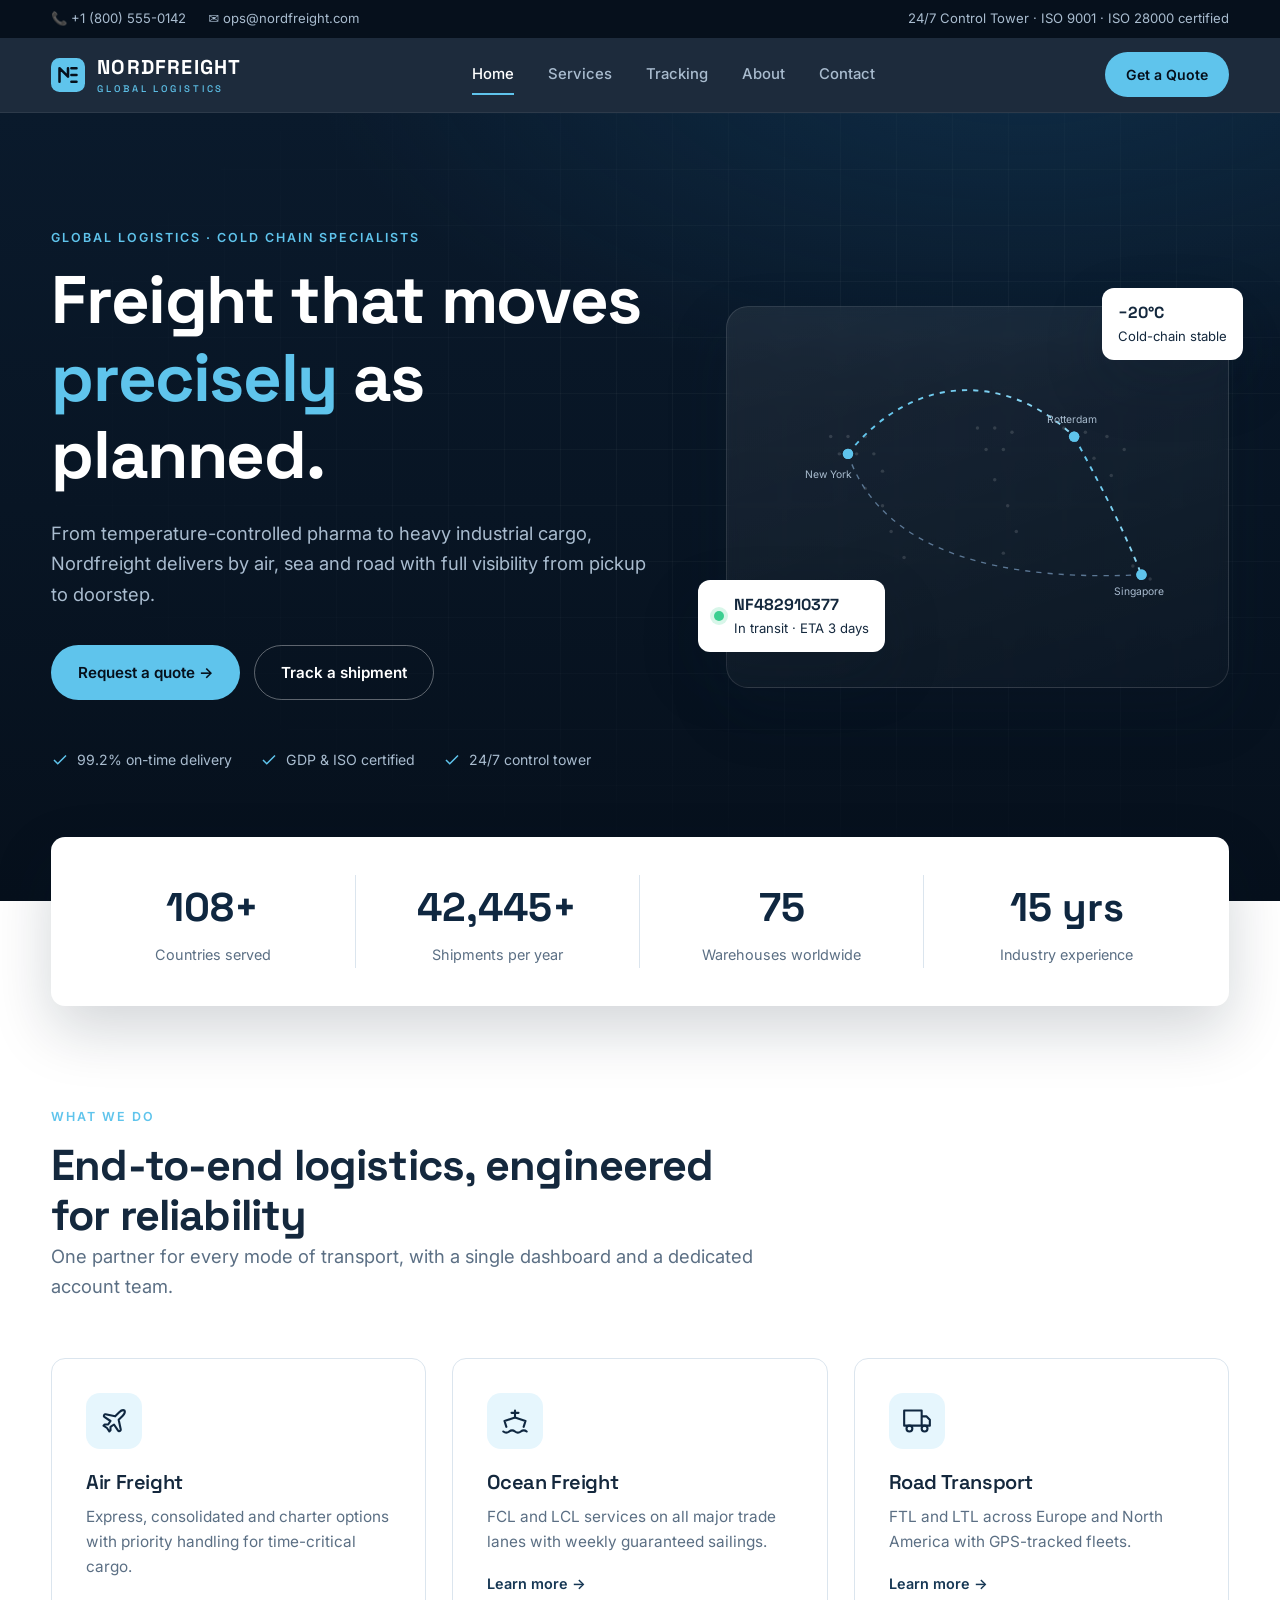
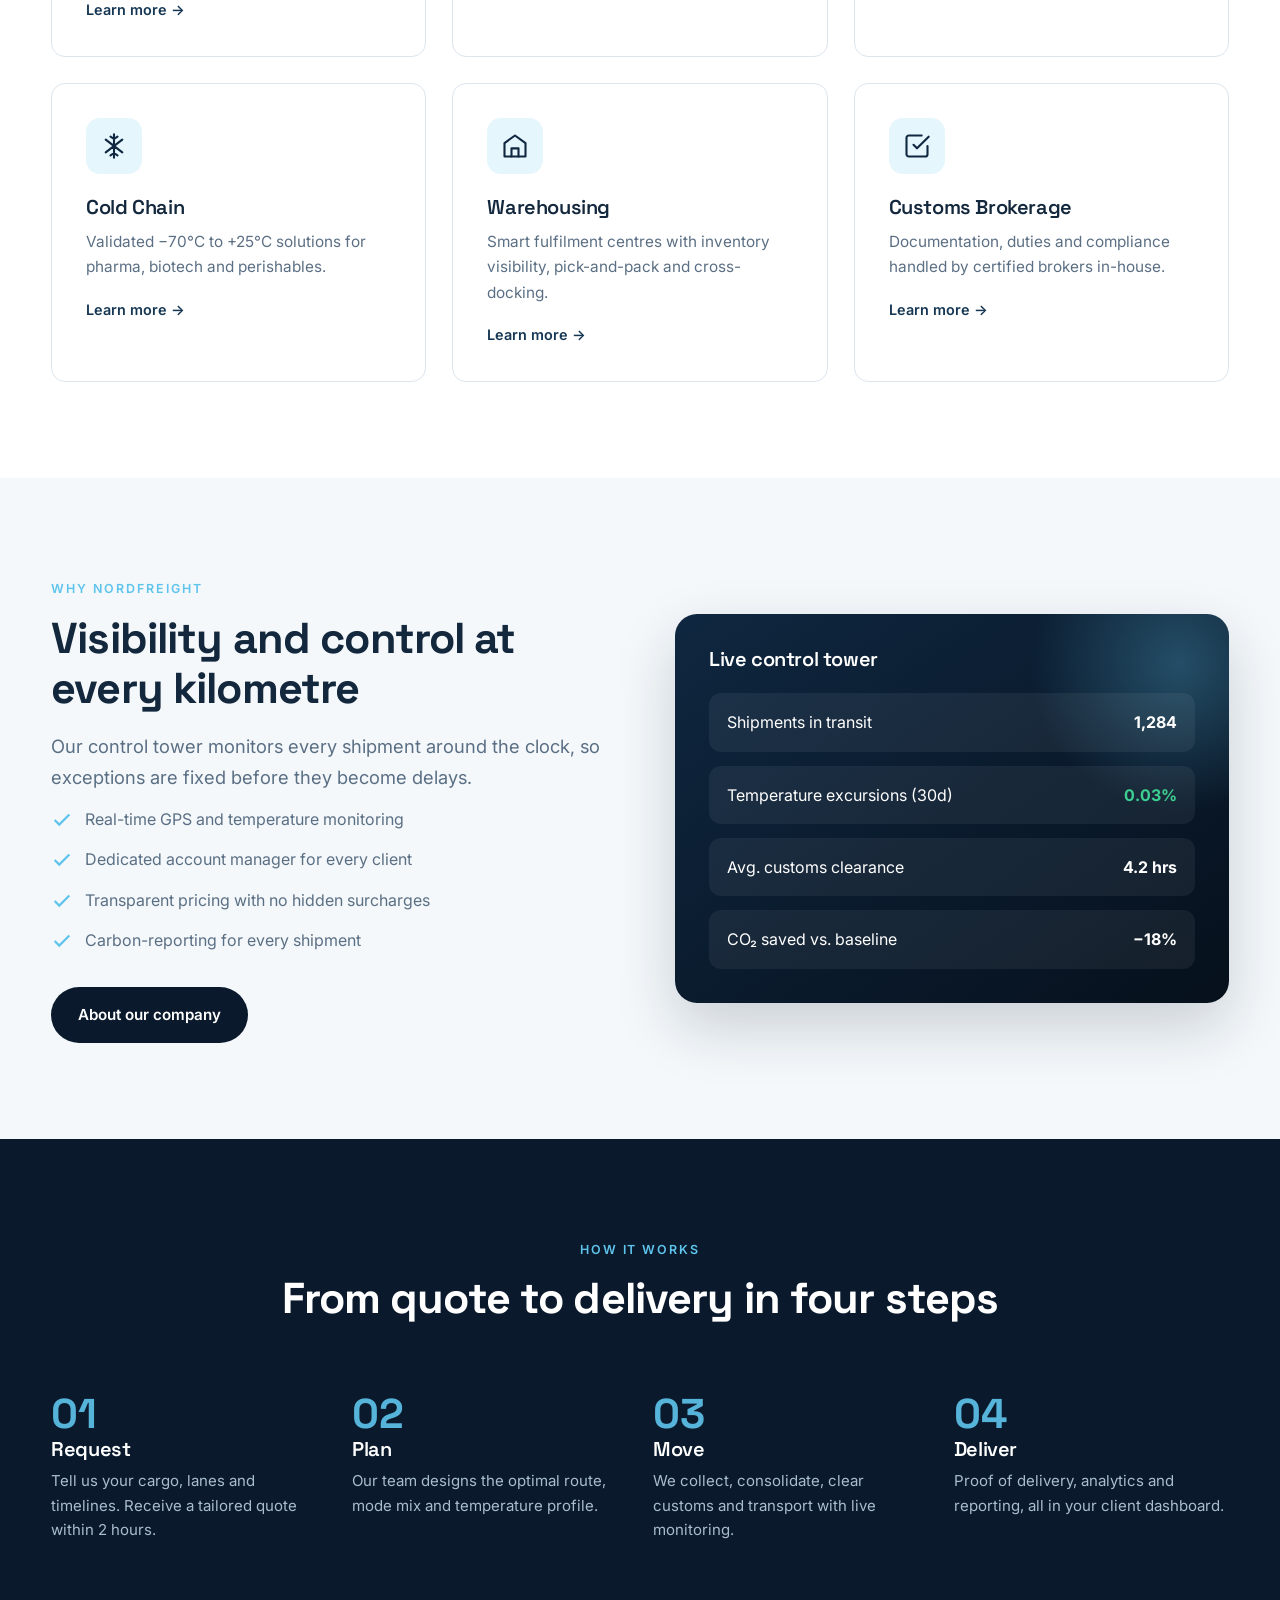
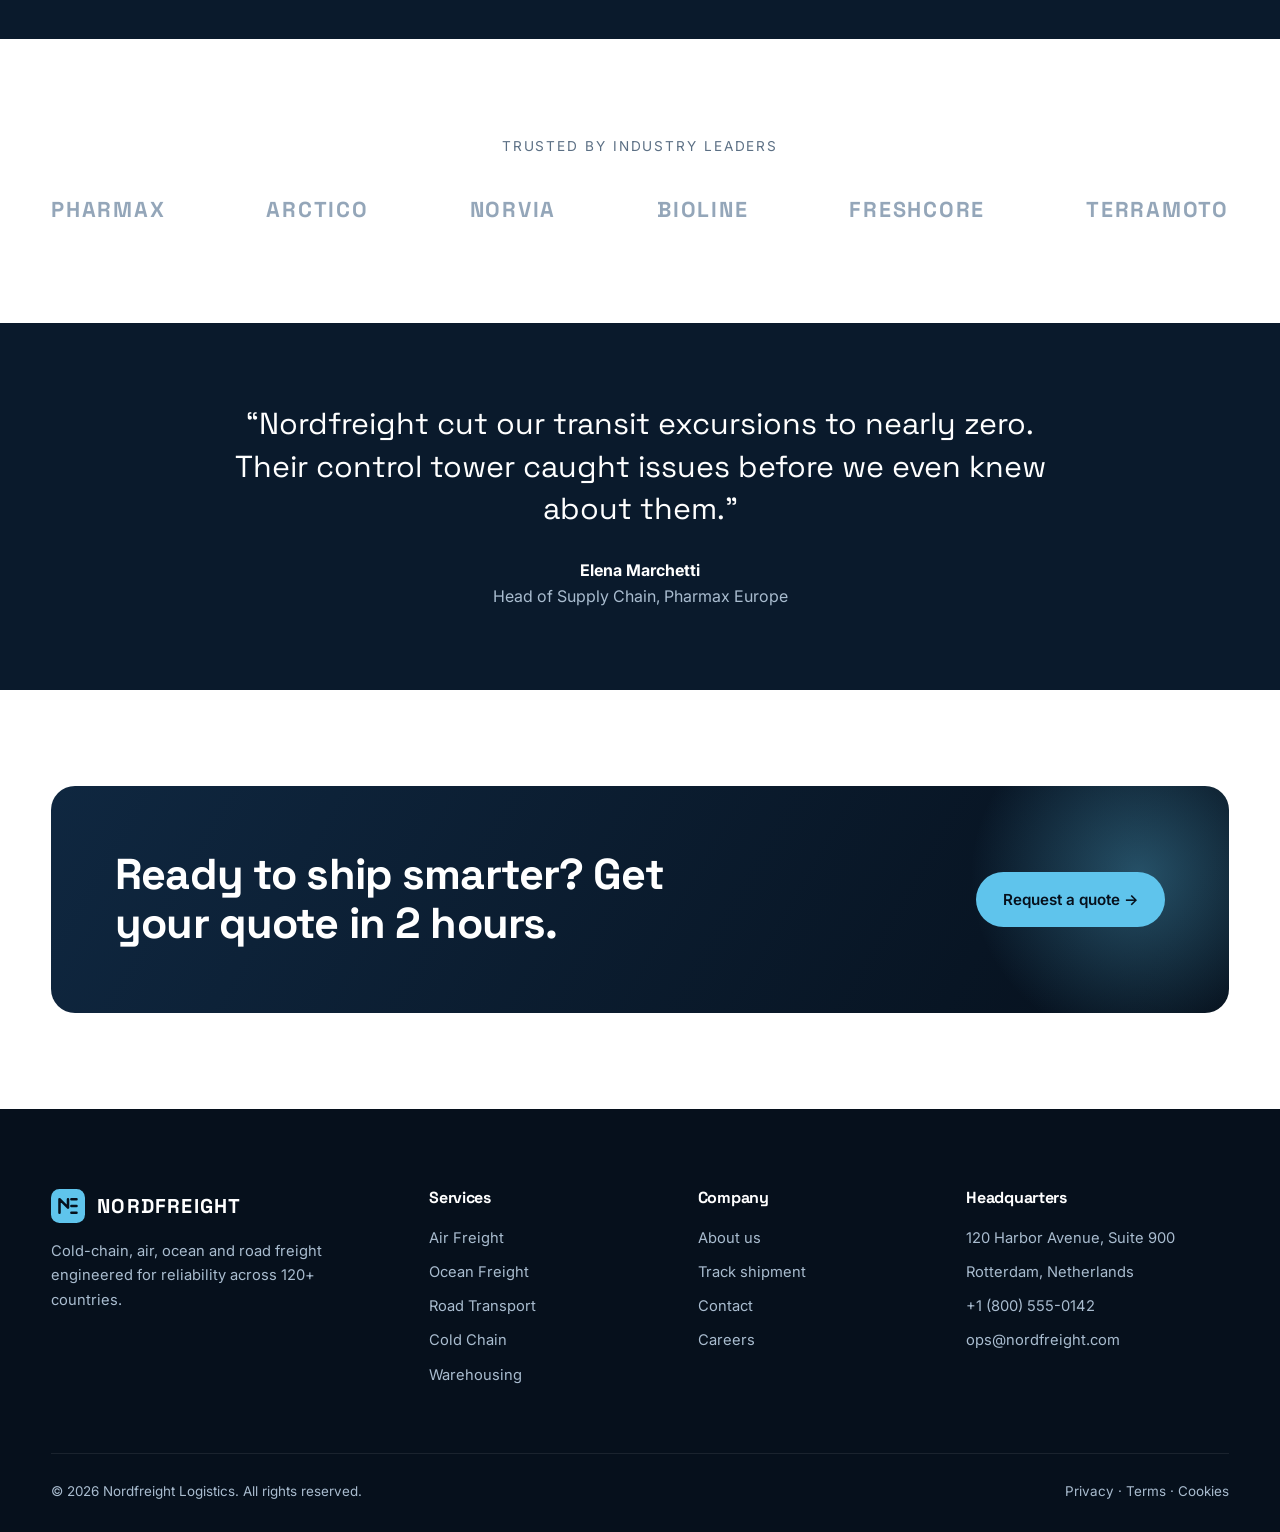
<file: index.html>
<!DOCTYPE html>
<html lang="en">
<head>
<meta charset="UTF-8">
<meta name="viewport" content="width=device-width,initial-scale=1">
<title>Nordfreight — Global Logistics &amp; Cold Chain Solutions</title>
<meta name="description" content="Air, ocean, road and cold-chain freight across 120+ countries. Real-time tracking and a 24/7 control tower.">
<link rel="preconnect" href="https://fonts.googleapis.com">
<link rel="preconnect" href="https://fonts.gstatic.com" crossorigin>
<link href="https://fonts.googleapis.com/css2?family=Inter:wght@400;500;600&family=Space+Grotesk:wght@500;600;700&display=swap" rel="stylesheet">
<link rel="stylesheet" href="style.css">
</head>
<body>
<div id="site-header"></div>

<!-- HERO -->
<section class="hero">
  <div class="container">
    <div>
      <span class="eyebrow">Global logistics · Cold chain specialists</span>
      <h1>Freight that moves <span>precisely</span> as planned.</h1>
      <p class="lead">From temperature-controlled pharma to heavy industrial cargo, Nordfreight delivers by air, sea and road with full visibility from pickup to doorstep.</p>
      <div class="hero-cta">
        <a class="btn btn-primary" href="contact.html">Request a quote →</a>
        <a class="btn btn-ghost" href="tracking.html">Track a shipment</a>
      </div>
      <div class="hero-badges">
        <div><svg viewBox="0 0 24 24" fill="none" stroke="currentColor" stroke-width="2"><path d="M20 6 9 17l-5-5"/></svg>99.2% on-time delivery</div>
        <div><svg viewBox="0 0 24 24" fill="none" stroke="currentColor" stroke-width="2"><path d="M20 6 9 17l-5-5"/></svg>GDP &amp; ISO certified</div>
        <div><svg viewBox="0 0 24 24" fill="none" stroke="currentColor" stroke-width="2"><path d="M20 6 9 17l-5-5"/></svg>24/7 control tower</div>
      </div>
    </div>

    <div class="hero-visual">
      <div class="map-card">
        <svg viewBox="0 0 520 380" fill="none">
          <defs>
            <linearGradient id="g" x1="0" x2="1"><stop offset="0" stop-color="#5fc4ec"/><stop offset="1" stop-color="#8ed8f4"/></linearGradient>
          </defs>
          <!-- dotted world hint -->
          <g fill="#ffffff" opacity=".13">
            <circle cx="90" cy="120" r="2"/><circle cx="110" cy="120" r="2"/><circle cx="130" cy="120" r="2"/><circle cx="100" cy="140" r="2"/><circle cx="120" cy="140" r="2"/><circle cx="140" cy="140" r="2"/><circle cx="150" cy="160" r="2"/><circle cx="130" cy="180" r="2"/><circle cx="150" cy="200" r="2"/><circle cx="160" cy="230" r="2"/><circle cx="175" cy="260" r="2"/>
            <circle cx="260" cy="110" r="2"/><circle cx="280" cy="110" r="2"/><circle cx="300" cy="115" r="2"/><circle cx="270" cy="135" r="2"/><circle cx="290" cy="135" r="2"/><circle cx="280" cy="170" r="2"/><circle cx="295" cy="200" r="2"/><circle cx="305" cy="230" r="2"/><circle cx="290" cy="255" r="2"/>
            <circle cx="360" cy="110" r="2"/><circle cx="385" cy="115" r="2"/><circle cx="410" cy="120" r="2"/><circle cx="430" cy="135" r="2"/><circle cx="395" cy="145" r="2"/><circle cx="415" cy="165" r="2"/><circle cx="440" cy="270" r="2"/><circle cx="460" cy="285" r="2"/>
          </g>
          <path class="route" d="M110 140 C 190 40, 300 50, 372 120" stroke="url(#g)" stroke-width="2.2"/>
          <path class="route" d="M372 120 C 410 190, 430 230, 450 280" stroke="url(#g)" stroke-width="2.2"/>
          <path class="route" d="M110 140 C 140 230, 240 290, 450 280" stroke="#5b7794" stroke-width="1.6"/>
          <g fill="#5fc4ec">
            <circle cx="110" cy="140" r="6"/><circle class="pulse" cx="110" cy="140" r="6"/>
            <circle cx="372" cy="120" r="6"/><circle class="pulse" cx="372" cy="120" r="6"/>
            <circle cx="450" cy="280" r="6"/><circle class="pulse" cx="450" cy="280" r="6"/>
          </g>
          <g font-family="Inter,sans-serif" font-size="12" fill="#a9bccf">
            <text x="60" y="168">New York</text><text x="340" y="104">Rotterdam</text><text x="418" y="304">Singapore</text>
          </g>
        </svg>
      </div>
      <div class="float-chip chip-a"><span class="dot"></span><div><b>NF482910377</b>In transit · ETA 3 days</div></div>
      <div class="float-chip chip-b"><div><b>−20°C</b>Cold-chain stable</div></div>
    </div>
  </div>
</section>

<!-- STATS -->
<section class="stats">
  <div class="container">
    <div class="stats-grid">
      <div class="stat"><strong data-count="120" data-suffix="+">0</strong><span>Countries served</span></div>
      <div class="stat"><strong data-count="48000" data-suffix="+">0</strong><span>Shipments per year</span></div>
      <div class="stat"><strong data-count="85" data-suffix="">0</strong><span>Warehouses worldwide</span></div>
      <div class="stat"><strong data-count="18" data-suffix=" yrs">0</strong><span>Industry experience</span></div>
    </div>
  </div>
</section>

<!-- SERVICES -->
<section class="section">
  <div class="container">
    <div class="section-head reveal">
      <span class="eyebrow">What we do</span>
      <h2>End-to-end logistics, engineered for reliability</h2>
      <p class="lead">One partner for every mode of transport, with a single dashboard and a dedicated account team.</p>
    </div>
    <div class="grid grid-3">
      <article class="card reveal">
        <div class="icon-box"><svg viewBox="0 0 24 24" fill="none" stroke="currentColor" stroke-width="1.8" stroke-linecap="round" stroke-linejoin="round"><path d="M17.8 19.2 16 11l3.5-3.5C21 6 21.5 4 21 3c-1-.5-3 0-4.5 1.5L13 8 4.8 6.2c-.5-.1-.9.1-1.1.5l-.3.5c-.2.5-.1 1 .3 1.3L9 12l-2 3H4l-1 1 3 2 2 3 1-1v-3l3-2 3.5 5.3c.3.4.8.5 1.3.3l.5-.2c.4-.3.6-.7.5-1.2z"/></svg></div>
        <h3>Air Freight</h3>
        <p>Express, consolidated and charter options with priority handling for time-critical cargo.</p>
        <a class="more" href="services.html#air">Learn more →</a>
      </article>
      <article class="card reveal">
        <div class="icon-box"><svg viewBox="0 0 24 24" fill="none" stroke="currentColor" stroke-width="1.8" stroke-linecap="round" stroke-linejoin="round"><path d="M2 21c.6.5 1.2 1 2.5 1 2.5 0 2.5-2 5-2 1.3 0 1.9.5 2.5 1 .6.5 1.2 1 2.5 1 2.5 0 2.5-2 5-2 1.3 0 1.9.5 2.5 1"/><path d="M19.4 17 21 12l-9-3-9 3 1.6 5"/><path d="M12 9V3M9 5h6"/></svg></div>
        <h3>Ocean Freight</h3>
        <p>FCL and LCL services on all major trade lanes with weekly guaranteed sailings.</p>
        <a class="more" href="services.html#ocean">Learn more →</a>
      </article>
      <article class="card reveal">
        <div class="icon-box"><svg viewBox="0 0 24 24" fill="none" stroke="currentColor" stroke-width="1.8" stroke-linecap="round" stroke-linejoin="round"><path d="M1 3h15v13H1zM16 8h4l3 3v5h-7z"/><circle cx="5.5" cy="18.5" r="2.5"/><circle cx="18.5" cy="18.5" r="2.5"/></svg></div>
        <h3>Road Transport</h3>
        <p>FTL and LTL across Europe and North America with GPS-tracked fleets.</p>
        <a class="more" href="services.html#road">Learn more →</a>
      </article>
      <article class="card reveal">
        <div class="icon-box"><svg viewBox="0 0 24 24" fill="none" stroke="currentColor" stroke-width="1.8" stroke-linecap="round" stroke-linejoin="round"><path d="M12 2v20M4.9 6.5l14.2 11M19.1 6.5 4.9 17.5M9 4l3 2 3-2M9 20l3-2 3 2"/></svg></div>
        <h3>Cold Chain</h3>
        <p>Validated −70°C to +25°C solutions for pharma, biotech and perishables.</p>
        <a class="more" href="services.html#cold">Learn more →</a>
      </article>
      <article class="card reveal">
        <div class="icon-box"><svg viewBox="0 0 24 24" fill="none" stroke="currentColor" stroke-width="1.8" stroke-linecap="round" stroke-linejoin="round"><path d="M3 9.5 12 3l9 6.5V21H3z"/><path d="M9 21v-7h6v7"/></svg></div>
        <h3>Warehousing</h3>
        <p>Smart fulfilment centres with inventory visibility, pick-and-pack and cross-docking.</p>
        <a class="more" href="services.html#warehouse">Learn more →</a>
      </article>
      <article class="card reveal">
        <div class="icon-box"><svg viewBox="0 0 24 24" fill="none" stroke="currentColor" stroke-width="1.8" stroke-linecap="round" stroke-linejoin="round"><path d="M9 11l3 3L22 4"/><path d="M21 12v7a2 2 0 0 1-2 2H5a2 2 0 0 1-2-2V5a2 2 0 0 1 2-2h11"/></svg></div>
        <h3>Customs Brokerage</h3>
        <p>Documentation, duties and compliance handled by certified brokers in-house.</p>
        <a class="more" href="services.html#customs">Learn more →</a>
      </article>
    </div>
  </div>
</section>

<!-- WHY US -->
<section class="section alt">
  <div class="container split">
    <div class="reveal">
      <span class="eyebrow">Why Nordfreight</span>
      <h2>Visibility and control at every kilometre</h2>
      <p class="lead" style="margin-top:18px">Our control tower monitors every shipment around the clock, so exceptions are fixed before they become delays.</p>
      <ul class="checklist">
        <li><svg viewBox="0 0 24 24" fill="none" stroke="currentColor" stroke-width="2.4"><path d="M20 6 9 17l-5-5"/></svg>Real-time GPS and temperature monitoring</li>
        <li><svg viewBox="0 0 24 24" fill="none" stroke="currentColor" stroke-width="2.4"><path d="M20 6 9 17l-5-5"/></svg>Dedicated account manager for every client</li>
        <li><svg viewBox="0 0 24 24" fill="none" stroke="currentColor" stroke-width="2.4"><path d="M20 6 9 17l-5-5"/></svg>Transparent pricing with no hidden surcharges</li>
        <li><svg viewBox="0 0 24 24" fill="none" stroke="currentColor" stroke-width="2.4"><path d="M20 6 9 17l-5-5"/></svg>Carbon-reporting for every shipment</li>
      </ul>
      <a class="btn btn-dark" style="margin-top:20px" href="about.html">About our company</a>
    </div>
    <div class="visual-panel reveal">
      <h3 style="margin-bottom:22px">Live control tower</h3>
      <div style="display:grid;gap:14px;position:relative;z-index:1">
        <div style="background:rgba(255,255,255,.06);padding:16px 18px;border-radius:12px;display:flex;justify-content:space-between"><span>Shipments in transit</span><b>1,284</b></div>
        <div style="background:rgba(255,255,255,.06);padding:16px 18px;border-radius:12px;display:flex;justify-content:space-between"><span>Temperature excursions (30d)</span><b style="color:#3ccf91">0.03%</b></div>
        <div style="background:rgba(255,255,255,.06);padding:16px 18px;border-radius:12px;display:flex;justify-content:space-between"><span>Avg. customs clearance</span><b>4.2 hrs</b></div>
        <div style="background:rgba(255,255,255,.06);padding:16px 18px;border-radius:12px;display:flex;justify-content:space-between"><span>CO₂ saved vs. baseline</span><b>−18%</b></div>
      </div>
    </div>
  </div>
</section>

<!-- PROCESS -->
<section class="section dark">
  <div class="container">
    <div class="section-head center reveal">
      <span class="eyebrow">How it works</span>
      <h2>From quote to delivery in four steps</h2>
    </div>
    <div class="steps">
      <div class="step reveal"><h3>Request</h3><p>Tell us your cargo, lanes and timelines. Receive a tailored quote within 2 hours.</p></div>
      <div class="step reveal"><h3>Plan</h3><p>Our team designs the optimal route, mode mix and temperature profile.</p></div>
      <div class="step reveal"><h3>Move</h3><p>We collect, consolidate, clear customs and transport with live monitoring.</p></div>
      <div class="step reveal"><h3>Deliver</h3><p>Proof of delivery, analytics and reporting, all in your client dashboard.</p></div>
    </div>
  </div>
</section>

<!-- TRUSTED -->
<section class="section">
  <div class="container">
    <p class="muted" style="text-align:center;margin-bottom:34px;font-size:.85rem;letter-spacing:.14em;text-transform:uppercase">Trusted by industry leaders</p>
    <div class="logos"><span>PHARMAX</span><span>ARCTICO</span><span>NORVIA</span><span>BIOLINE</span><span>FRESHCORE</span><span>TERRAMOTO</span></div>
  </div>
</section>

<!-- TESTIMONIAL -->
<section class="section dark" style="padding:80px 0">
  <div class="container">
    <p class="quote reveal">“Nordfreight cut our transit excursions to nearly zero. Their control tower caught issues before we even knew about them.”</p>
    <p class="quote-by reveal"><b>Elena Marchetti</b>Head of Supply Chain, Pharmax Europe</p>
  </div>
</section>

<!-- CTA -->
<section class="section">
  <div class="container">
    <div class="cta reveal">
      <h2>Ready to ship smarter? Get your quote in 2 hours.</h2>
      <a class="btn btn-primary" href="contact.html">Request a quote →</a>
    </div>
  </div>
</section>

<div id="site-footer"></div>
<script src="main.js"></script>
</body>
</html>
</file>
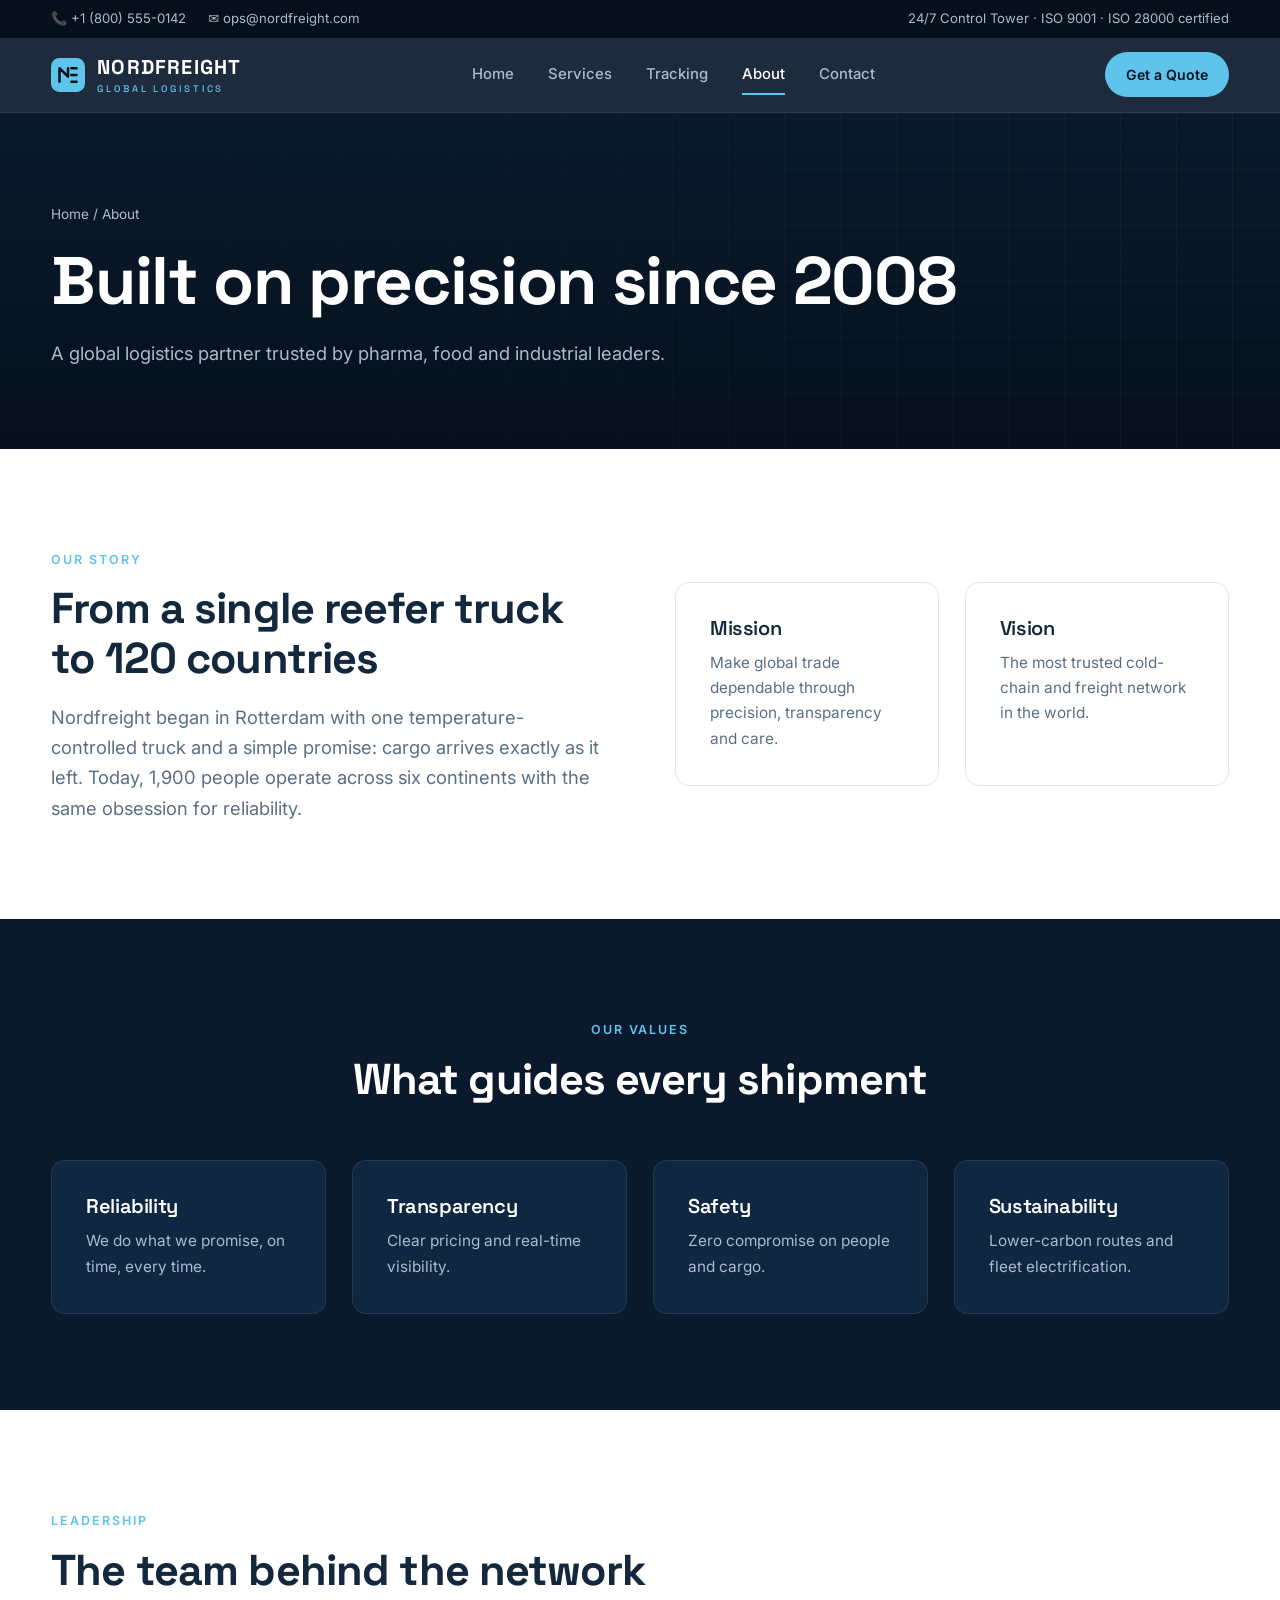
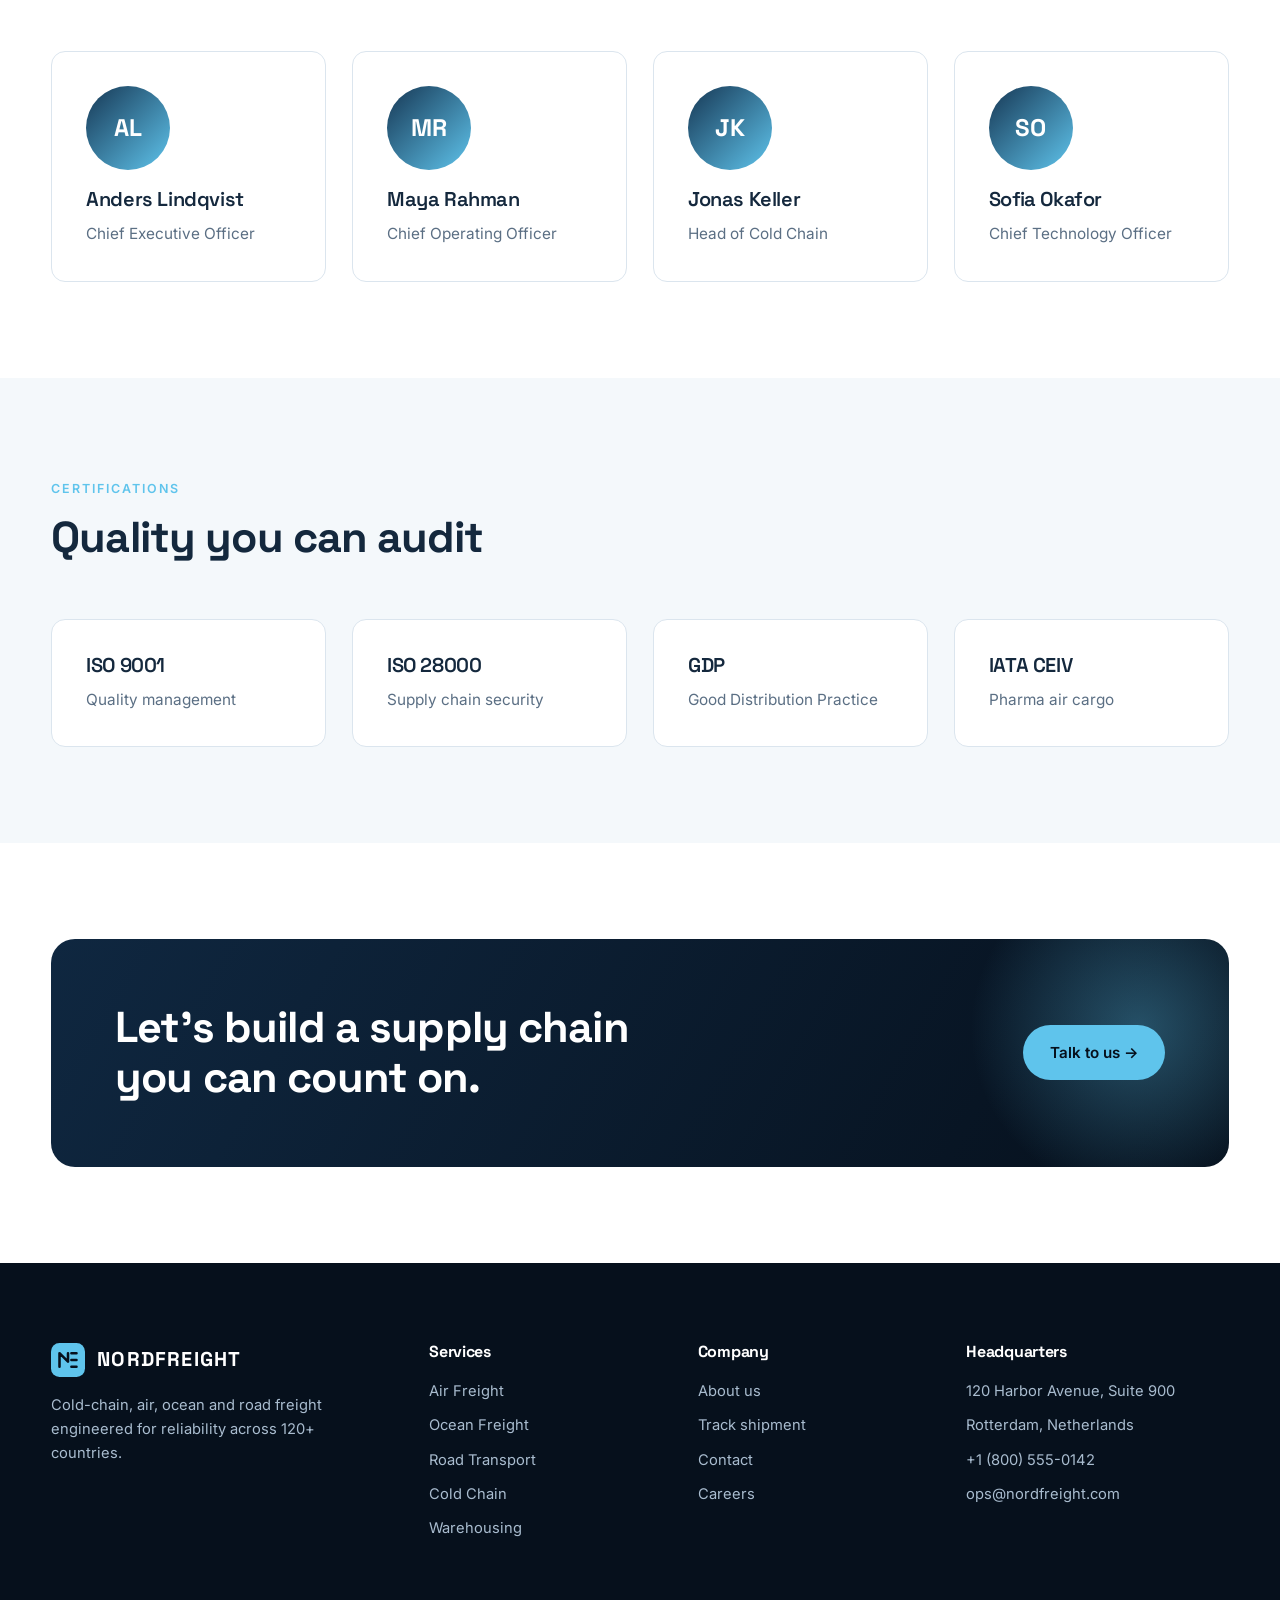
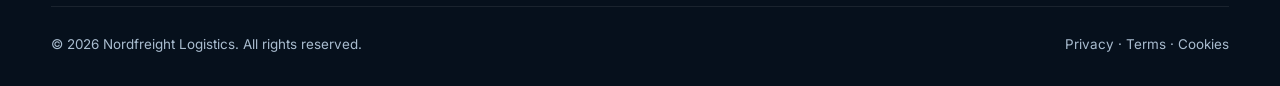
<file: about.html>
<!DOCTYPE html>
<html lang="en">
<head>
<meta charset="UTF-8">
<meta name="viewport" content="width=device-width,initial-scale=1">
<title>About — Nordfreight Logistics</title>
<link rel="preconnect" href="https://fonts.googleapis.com">
<link rel="preconnect" href="https://fonts.gstatic.com" crossorigin>
<link href="https://fonts.googleapis.com/css2?family=Inter:wght@400;500;600&family=Space+Grotesk:wght@500;600;700&display=swap" rel="stylesheet">
<link rel="stylesheet" href="style.css">
</head>
<body>
<div id="site-header"></div>

<section class="page-hero">
  <div class="container">
    <div class="crumbs"><a href="index.html">Home</a> / About</div>
    <h1>Built on precision since 2008</h1>
    <p class="lead">A global logistics partner trusted by pharma, food and industrial leaders.</p>
  </div>
</section>

<section class="section">
  <div class="container split">
    <div class="reveal">
      <span class="eyebrow">Our story</span>
      <h2>From a single reefer truck to 120 countries</h2>
      <p class="lead" style="margin-top:18px">Nordfreight began in Rotterdam with one temperature-controlled truck and a simple promise: cargo arrives exactly as it left. Today, 1,900 people operate across six continents with the same obsession for reliability.</p>
    </div>
    <div class="grid grid-2 reveal">
      <div class="card"><h3>Mission</h3><p>Make global trade dependable through precision, transparency and care.</p></div>
      <div class="card"><h3>Vision</h3><p>The most trusted cold-chain and freight network in the world.</p></div>
    </div>
  </div>
</section>

<section class="section dark">
  <div class="container">
    <div class="section-head center reveal"><span class="eyebrow">Our values</span><h2>What guides every shipment</h2></div>
    <div class="grid grid-4">
      <div class="card reveal"><h3>Reliability</h3><p>We do what we promise, on time, every time.</p></div>
      <div class="card reveal"><h3>Transparency</h3><p>Clear pricing and real-time visibility.</p></div>
      <div class="card reveal"><h3>Safety</h3><p>Zero compromise on people and cargo.</p></div>
      <div class="card reveal"><h3>Sustainability</h3><p>Lower-carbon routes and fleet electrification.</p></div>
    </div>
  </div>
</section>

<section class="section">
  <div class="container">
    <div class="section-head reveal"><span class="eyebrow">Leadership</span><h2>The team behind the network</h2></div>
    <div class="grid grid-4">
      <div class="card reveal"><div class="avatar">AL</div><h3>Anders Lindqvist</h3><p>Chief Executive Officer</p></div>
      <div class="card reveal"><div class="avatar">MR</div><h3>Maya Rahman</h3><p>Chief Operating Officer</p></div>
      <div class="card reveal"><div class="avatar">JK</div><h3>Jonas Keller</h3><p>Head of Cold Chain</p></div>
      <div class="card reveal"><div class="avatar">SO</div><h3>Sofia Okafor</h3><p>Chief Technology Officer</p></div>
    </div>
  </div>
</section>

<section class="section alt">
  <div class="container">
    <div class="section-head reveal"><span class="eyebrow">Certifications</span><h2>Quality you can audit</h2></div>
    <div class="grid grid-4">
      <div class="card reveal"><h3>ISO 9001</h3><p>Quality management</p></div>
      <div class="card reveal"><h3>ISO 28000</h3><p>Supply chain security</p></div>
      <div class="card reveal"><h3>GDP</h3><p>Good Distribution Practice</p></div>
      <div class="card reveal"><h3>IATA CEIV</h3><p>Pharma air cargo</p></div>
    </div>
  </div>
</section>

<section class="section">
  <div class="container">
    <div class="cta reveal"><h2>Let’s build a supply chain you can count on.</h2><a class="btn btn-primary" href="contact.html">Talk to us →</a></div>
  </div>
</section>

<div id="site-footer"></div>
<script src="main.js"></script>
</body>
</html>
</file>
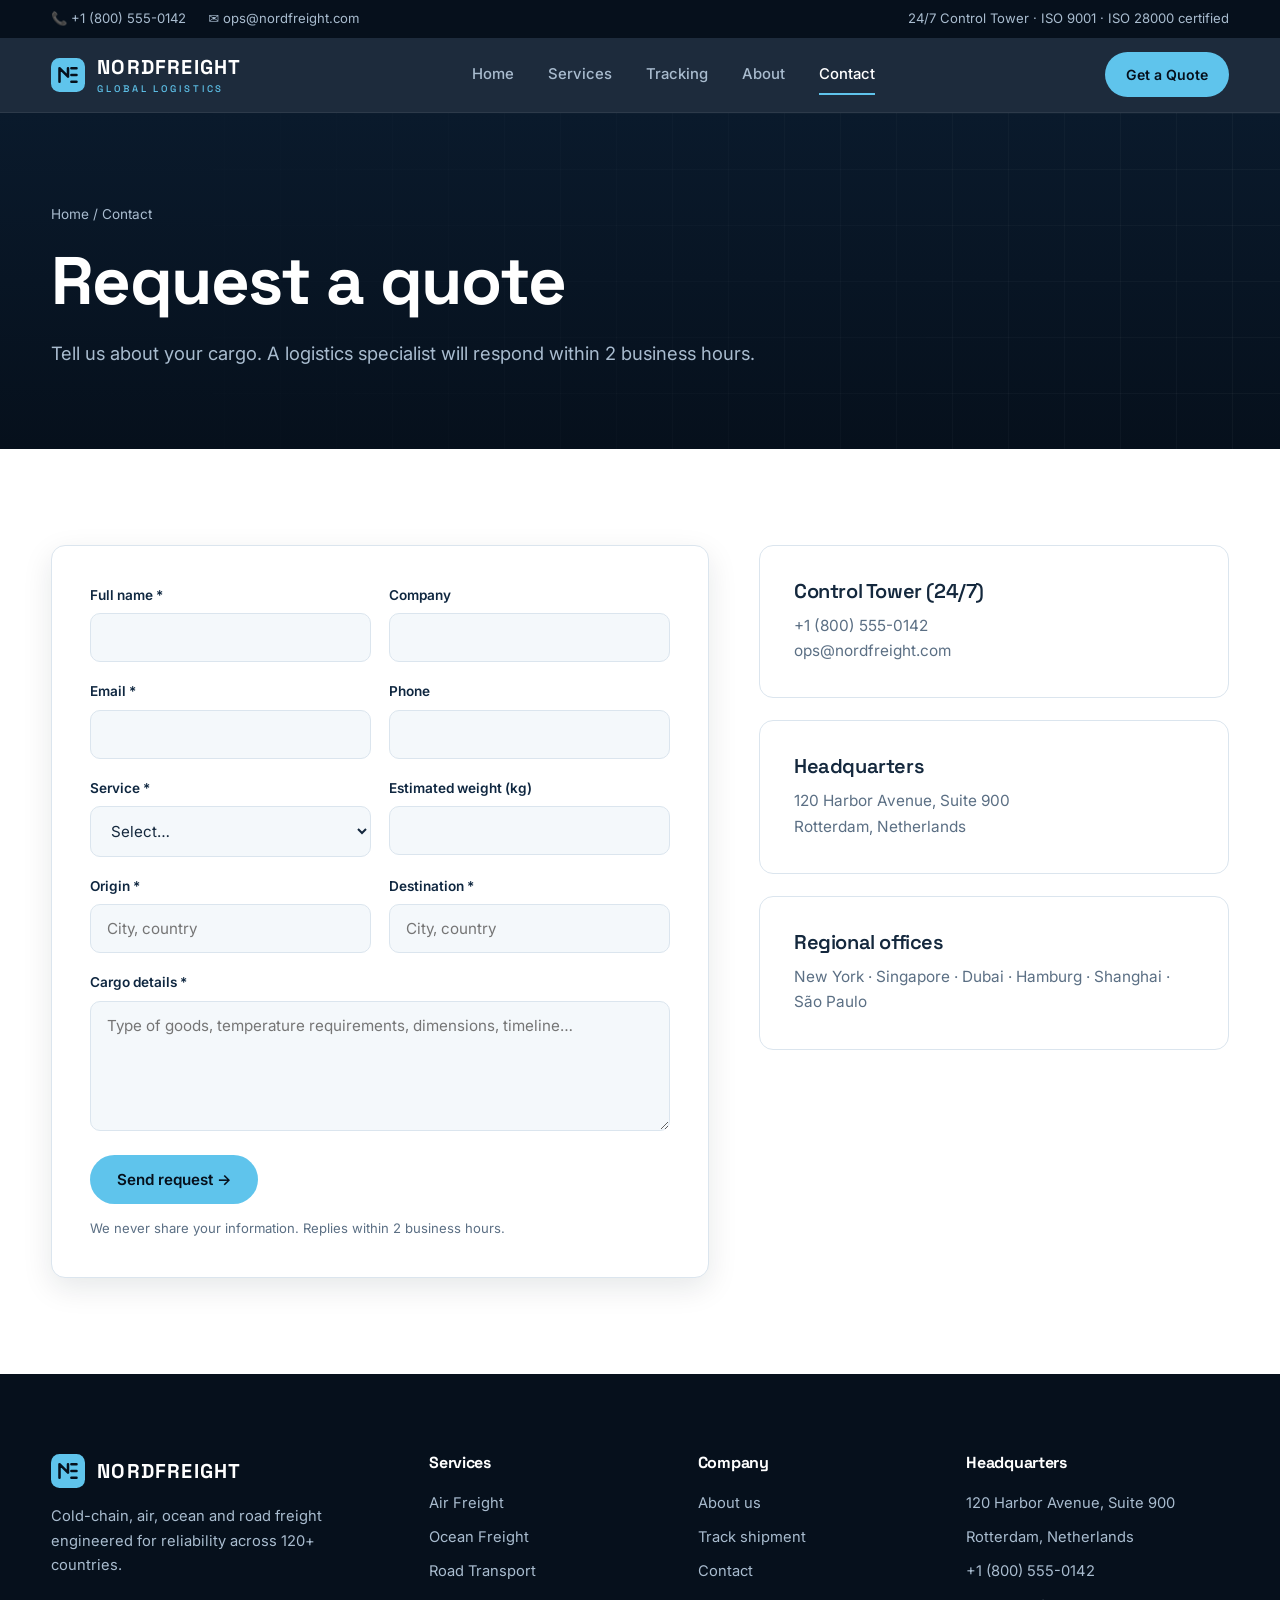
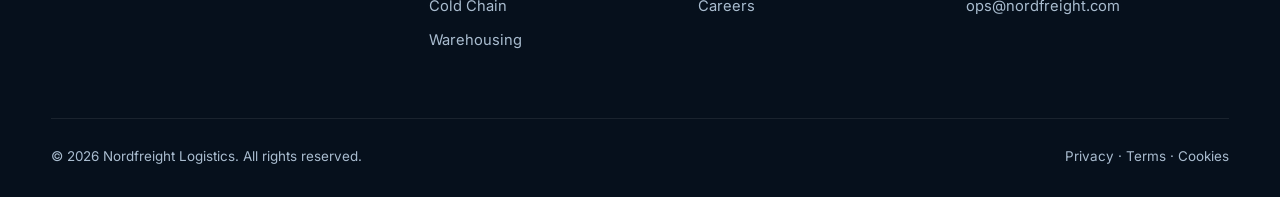
<file: contact.html>
<!DOCTYPE html>
<html lang="en">
<head>
<meta charset="UTF-8">
<meta name="viewport" content="width=device-width,initial-scale=1">
<title>Contact &amp; Quote — Nordfreight Logistics</title>
<link rel="preconnect" href="https://fonts.googleapis.com">
<link rel="preconnect" href="https://fonts.gstatic.com" crossorigin>
<link href="https://fonts.googleapis.com/css2?family=Inter:wght@400;500;600&family=Space+Grotesk:wght@500;600;700&display=swap" rel="stylesheet">
<link rel="stylesheet" href="style.css">
</head>
<body>
<div id="site-header"></div>

<section class="page-hero">
  <div class="container">
    <div class="crumbs"><a href="index.html">Home</a> / Contact</div>
    <h1>Request a quote</h1>
    <p class="lead">Tell us about your cargo. A logistics specialist will respond within 2 business hours.</p>
  </div>
</section>

<section class="section">
  <div class="container" style="display:grid;grid-template-columns:1.4fr 1fr;gap:50px;align-items:start">
    <form class="form-card" data-validate novalidate>
      <div class="form-grid">
        <div class="field"><label for="name">Full name *</label><input id="name" name="name" required><span class="err-msg">Required</span></div>
        <div class="field"><label for="company">Company</label><input id="company" name="company"></div>
        <div class="field"><label for="email">Email *</label><input id="email" name="email" type="email" required><span class="err-msg">Enter a valid email</span></div>
        <div class="field"><label for="phone">Phone</label><input id="phone" name="phone" type="tel"></div>
        <div class="field"><label for="service">Service *</label>
          <select id="service" name="service" required>
            <option value="">Select…</option><option>Air Freight</option><option>Ocean Freight</option><option>Road Transport</option><option>Cold Chain</option><option>Warehousing</option><option>Customs Brokerage</option>
          </select><span class="err-msg">Required</span></div>
        <div class="field"><label for="weight">Estimated weight (kg)</label><input id="weight" name="weight" type="number" min="0"></div>
        <div class="field"><label for="from">Origin *</label><input id="from" name="from" required placeholder="City, country"><span class="err-msg">Required</span></div>
        <div class="field"><label for="to">Destination *</label><input id="to" name="to" required placeholder="City, country"><span class="err-msg">Required</span></div>
        <div class="field full"><label for="msg">Cargo details *</label><textarea id="msg" name="msg" required placeholder="Type of goods, temperature requirements, dimensions, timeline…"></textarea><span class="err-msg">Required</span></div>
      </div>
      <button class="btn btn-primary" type="submit" style="margin-top:24px">Send request →</button>
      <div class="alert"></div>
      <p class="form-note">We never share your information. Replies within 2 business hours.</p>
    </form>

    <aside style="display:grid;gap:22px">
      <div class="card"><h3>Control Tower (24/7)</h3><p>+1 (800) 555-0142<br>ops@nordfreight.com</p></div>
      <div class="card"><h3>Headquarters</h3><p>120 Harbor Avenue, Suite 900<br>Rotterdam, Netherlands</p></div>
      <div class="card"><h3>Regional offices</h3><p>New York · Singapore · Dubai · Hamburg · Shanghai · São Paulo</p></div>
    </aside>
  </div>
</section>

<div id="site-footer"></div>
<script src="main.js"></script>
<style>@media(max-width:900px){section .container[style*="1.4fr"]{grid-template-columns:1fr!important}}</style>
</body>
</html>
</file>
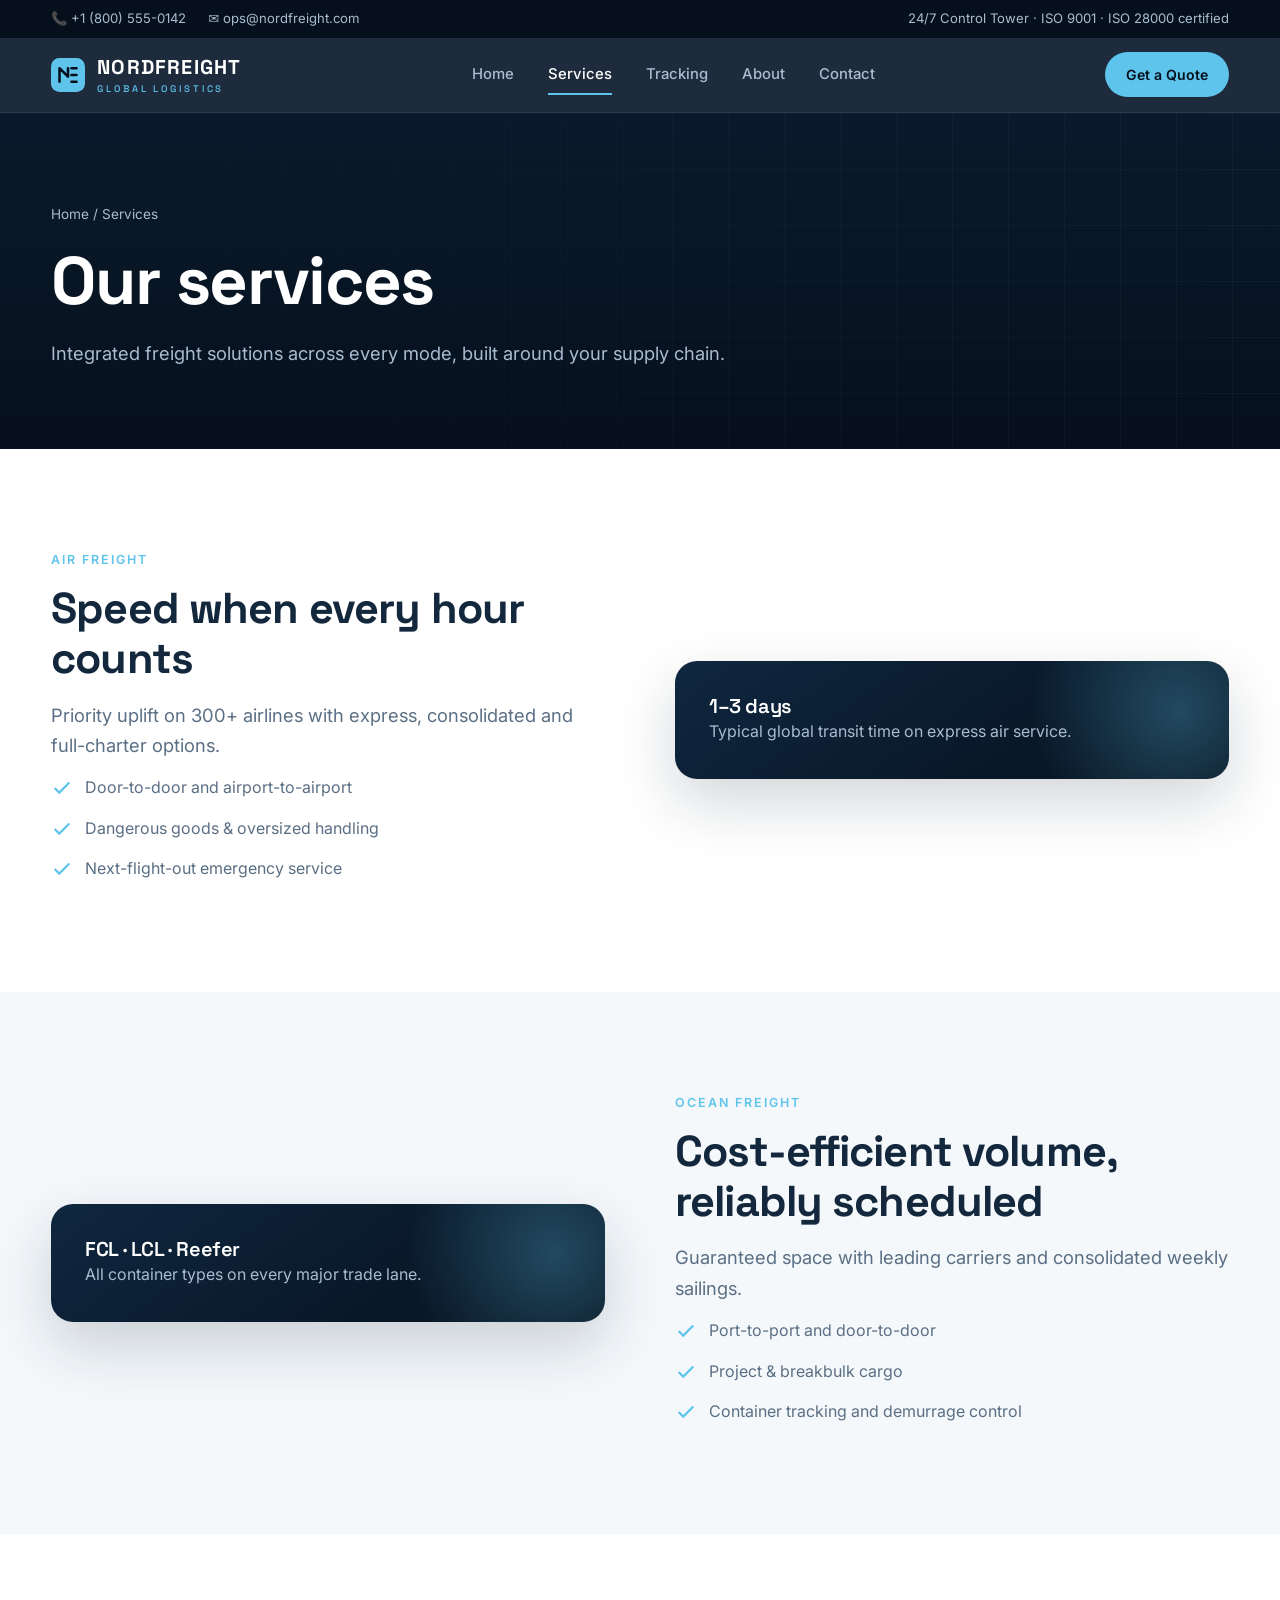
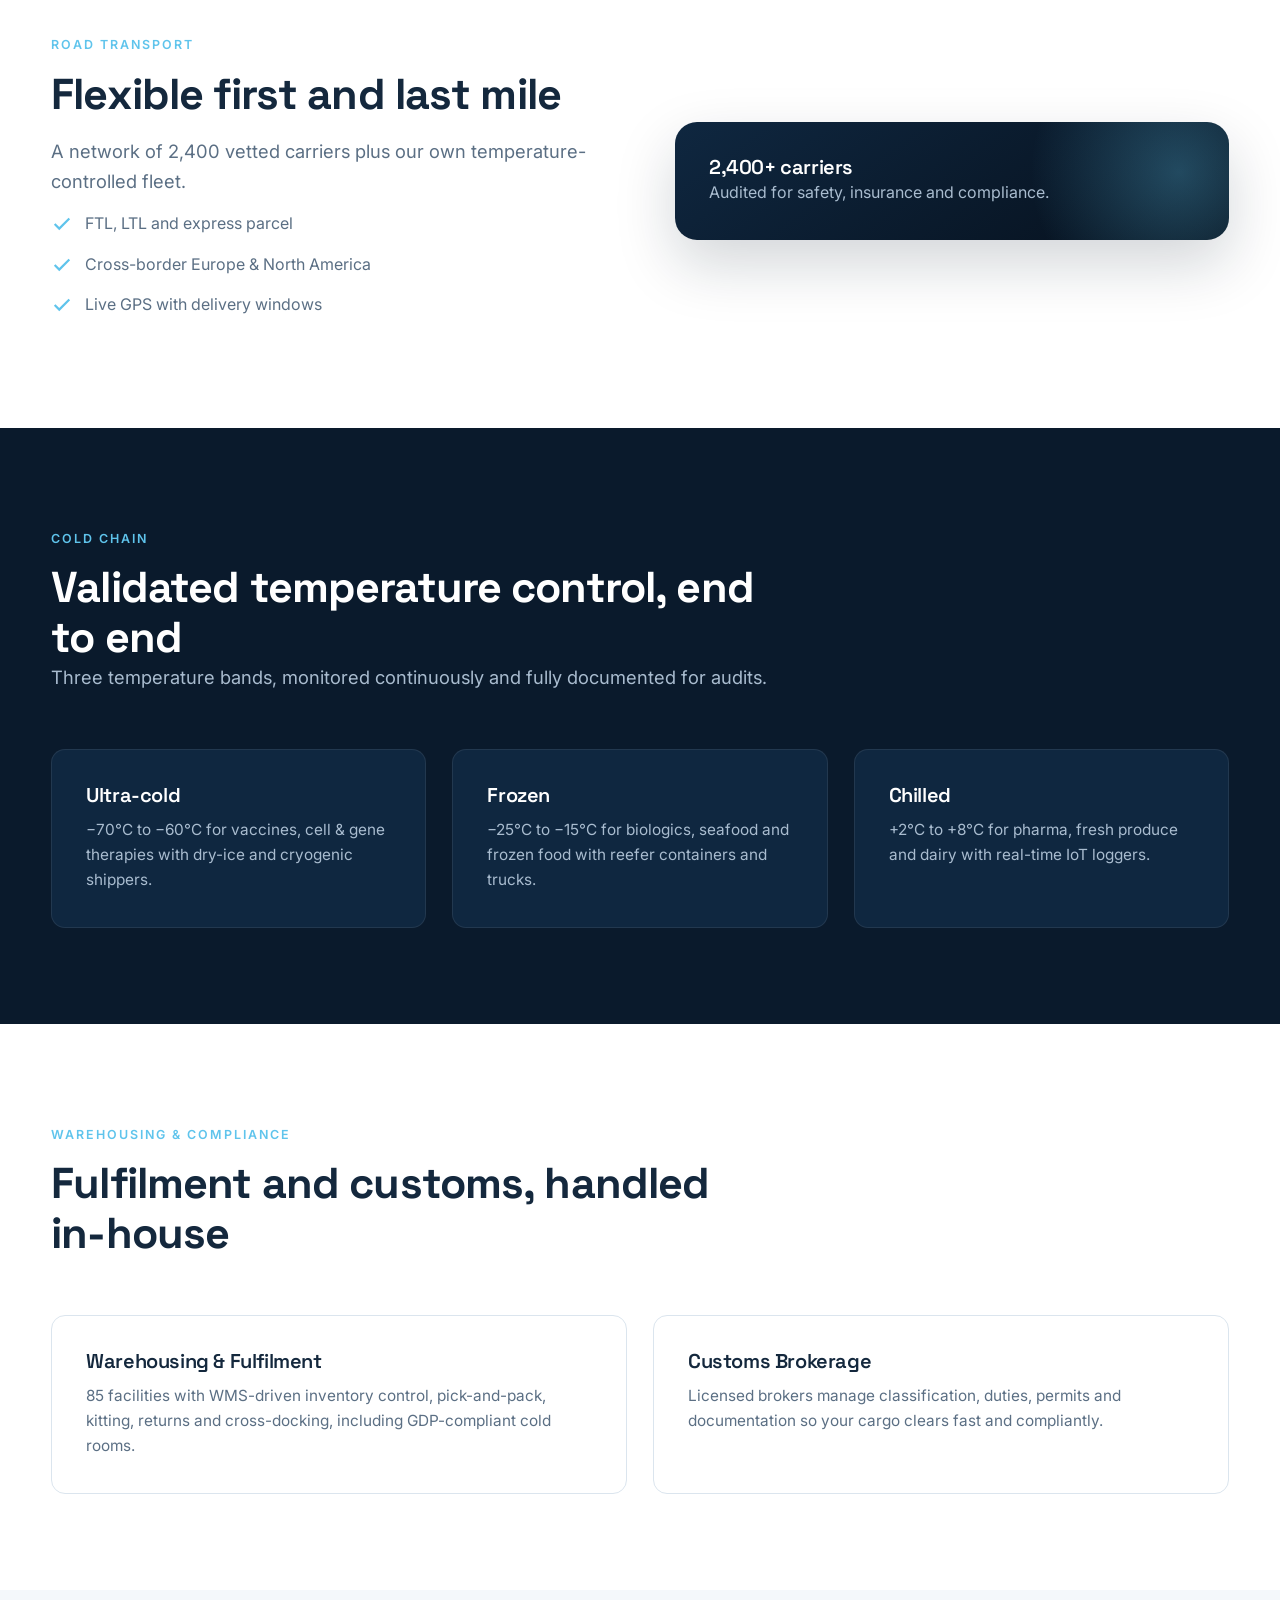
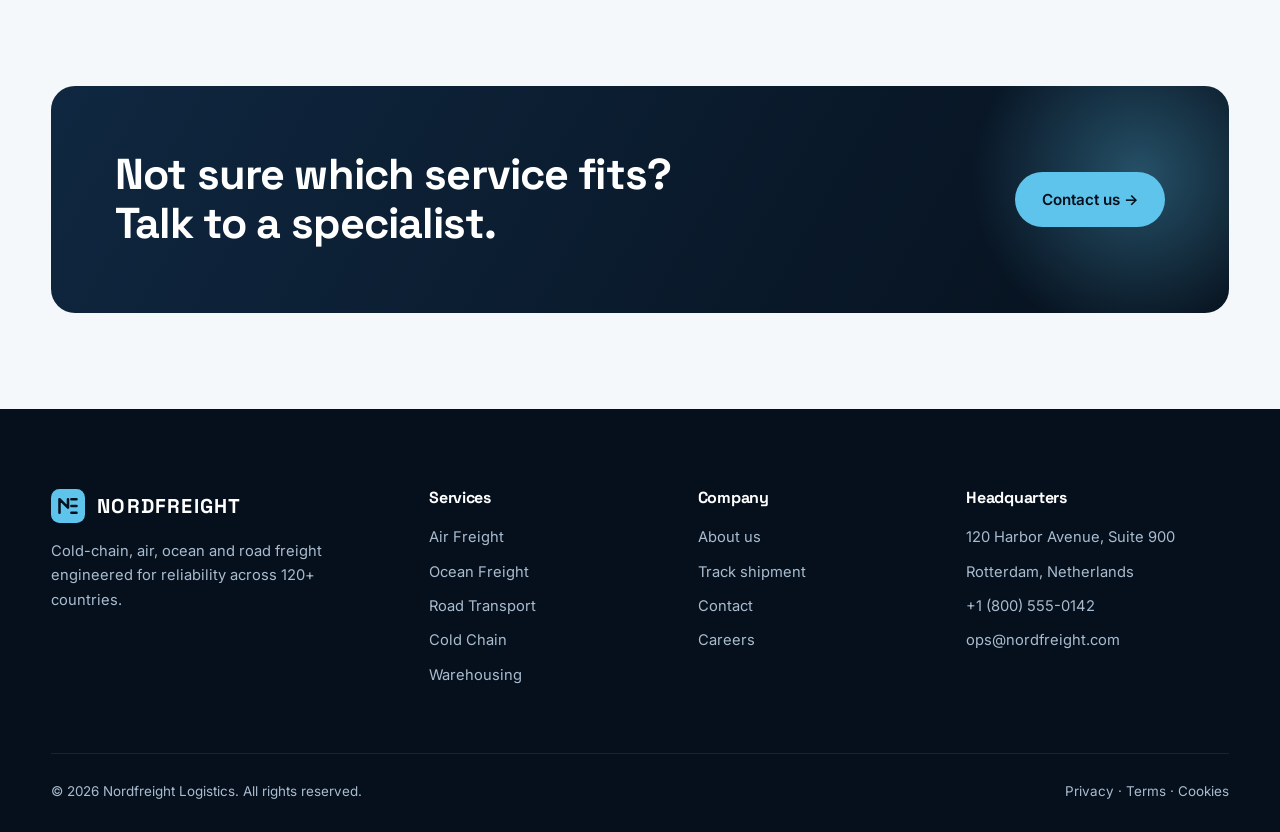
<file: services.html>
<!DOCTYPE html>
<html lang="en">
<head>
<meta charset="UTF-8">
<meta name="viewport" content="width=device-width,initial-scale=1">
<title>Services — Nordfreight Logistics</title>
<meta name="description" content="Air, ocean, road, cold chain, warehousing and customs brokerage services from Nordfreight.">
<link rel="preconnect" href="https://fonts.googleapis.com">
<link rel="preconnect" href="https://fonts.gstatic.com" crossorigin>
<link href="https://fonts.googleapis.com/css2?family=Inter:wght@400;500;600&family=Space+Grotesk:wght@500;600;700&display=swap" rel="stylesheet">
<link rel="stylesheet" href="style.css">
</head>
<body>
<div id="site-header"></div>

<section class="page-hero">
  <div class="container">
    <div class="crumbs"><a href="index.html">Home</a> / Services</div>
    <h1>Our services</h1>
    <p class="lead">Integrated freight solutions across every mode, built around your supply chain.</p>
  </div>
</section>

<!-- AIR -->
<section class="section" id="air">
  <div class="container split">
    <div class="reveal">
      <span class="eyebrow">Air Freight</span>
      <h2>Speed when every hour counts</h2>
      <p class="lead" style="margin-top:16px">Priority uplift on 300+ airlines with express, consolidated and full-charter options.</p>
      <ul class="checklist">
        <li><svg viewBox="0 0 24 24" fill="none" stroke="currentColor" stroke-width="2.4"><path d="M20 6 9 17l-5-5"/></svg>Door-to-door and airport-to-airport</li>
        <li><svg viewBox="0 0 24 24" fill="none" stroke="currentColor" stroke-width="2.4"><path d="M20 6 9 17l-5-5"/></svg>Dangerous goods &amp; oversized handling</li>
        <li><svg viewBox="0 0 24 24" fill="none" stroke="currentColor" stroke-width="2.4"><path d="M20 6 9 17l-5-5"/></svg>Next-flight-out emergency service</li>
      </ul>
    </div>
    <div class="visual-panel reveal"><h3>1–3 days</h3><p style="color:var(--steel-300);position:relative;z-index:1">Typical global transit time on express air service.</p></div>
  </div>
</section>

<!-- OCEAN -->
<section class="section alt" id="ocean">
  <div class="container split">
    <div class="visual-panel reveal"><h3>FCL · LCL · Reefer</h3><p style="color:var(--steel-300);position:relative;z-index:1">All container types on every major trade lane.</p></div>
    <div class="reveal">
      <span class="eyebrow">Ocean Freight</span>
      <h2>Cost-efficient volume, reliably scheduled</h2>
      <p class="lead" style="margin-top:16px">Guaranteed space with leading carriers and consolidated weekly sailings.</p>
      <ul class="checklist">
        <li><svg viewBox="0 0 24 24" fill="none" stroke="currentColor" stroke-width="2.4"><path d="M20 6 9 17l-5-5"/></svg>Port-to-port and door-to-door</li>
        <li><svg viewBox="0 0 24 24" fill="none" stroke="currentColor" stroke-width="2.4"><path d="M20 6 9 17l-5-5"/></svg>Project &amp; breakbulk cargo</li>
        <li><svg viewBox="0 0 24 24" fill="none" stroke="currentColor" stroke-width="2.4"><path d="M20 6 9 17l-5-5"/></svg>Container tracking and demurrage control</li>
      </ul>
    </div>
  </div>
</section>

<!-- ROAD -->
<section class="section" id="road">
  <div class="container split">
    <div class="reveal">
      <span class="eyebrow">Road Transport</span>
      <h2>Flexible first and last mile</h2>
      <p class="lead" style="margin-top:16px">A network of 2,400 vetted carriers plus our own temperature-controlled fleet.</p>
      <ul class="checklist">
        <li><svg viewBox="0 0 24 24" fill="none" stroke="currentColor" stroke-width="2.4"><path d="M20 6 9 17l-5-5"/></svg>FTL, LTL and express parcel</li>
        <li><svg viewBox="0 0 24 24" fill="none" stroke="currentColor" stroke-width="2.4"><path d="M20 6 9 17l-5-5"/></svg>Cross-border Europe &amp; North America</li>
        <li><svg viewBox="0 0 24 24" fill="none" stroke="currentColor" stroke-width="2.4"><path d="M20 6 9 17l-5-5"/></svg>Live GPS with delivery windows</li>
      </ul>
    </div>
    <div class="visual-panel reveal"><h3>2,400+ carriers</h3><p style="color:var(--steel-300);position:relative;z-index:1">Audited for safety, insurance and compliance.</p></div>
  </div>
</section>

<!-- COLD -->
<section class="section dark" id="cold">
  <div class="container">
    <div class="section-head reveal">
      <span class="eyebrow">Cold Chain</span>
      <h2>Validated temperature control, end to end</h2>
      <p class="lead">Three temperature bands, monitored continuously and fully documented for audits.</p>
    </div>
    <div class="grid grid-3">
      <div class="card reveal"><h3>Ultra-cold</h3><p>−70°C to −60°C for vaccines, cell &amp; gene therapies with dry-ice and cryogenic shippers.</p></div>
      <div class="card reveal"><h3>Frozen</h3><p>−25°C to −15°C for biologics, seafood and frozen food with reefer containers and trucks.</p></div>
      <div class="card reveal"><h3>Chilled</h3><p>+2°C to +8°C for pharma, fresh produce and dairy with real-time IoT loggers.</p></div>
    </div>
  </div>
</section>

<!-- WAREHOUSE / CUSTOMS -->
<section class="section" id="warehouse">
  <div class="container">
    <div class="section-head reveal">
      <span class="eyebrow">Warehousing &amp; Compliance</span>
      <h2>Fulfilment and customs, handled in-house</h2>
    </div>
    <div class="grid grid-2">
      <div class="card reveal">
        <h3>Warehousing &amp; Fulfilment</h3>
        <p>85 facilities with WMS-driven inventory control, pick-and-pack, kitting, returns and cross-docking, including GDP-compliant cold rooms.</p>
      </div>
      <div class="card reveal" id="customs">
        <h3>Customs Brokerage</h3>
        <p>Licensed brokers manage classification, duties, permits and documentation so your cargo clears fast and compliantly.</p>
      </div>
    </div>
  </div>
</section>

<section class="section alt">
  <div class="container">
    <div class="cta reveal">
      <h2>Not sure which service fits? Talk to a specialist.</h2>
      <a class="btn btn-primary" href="contact.html">Contact us →</a>
    </div>
  </div>
</section>

<div id="site-footer"></div>
<script src="main.js"></script>
</body>
</html>
</file>
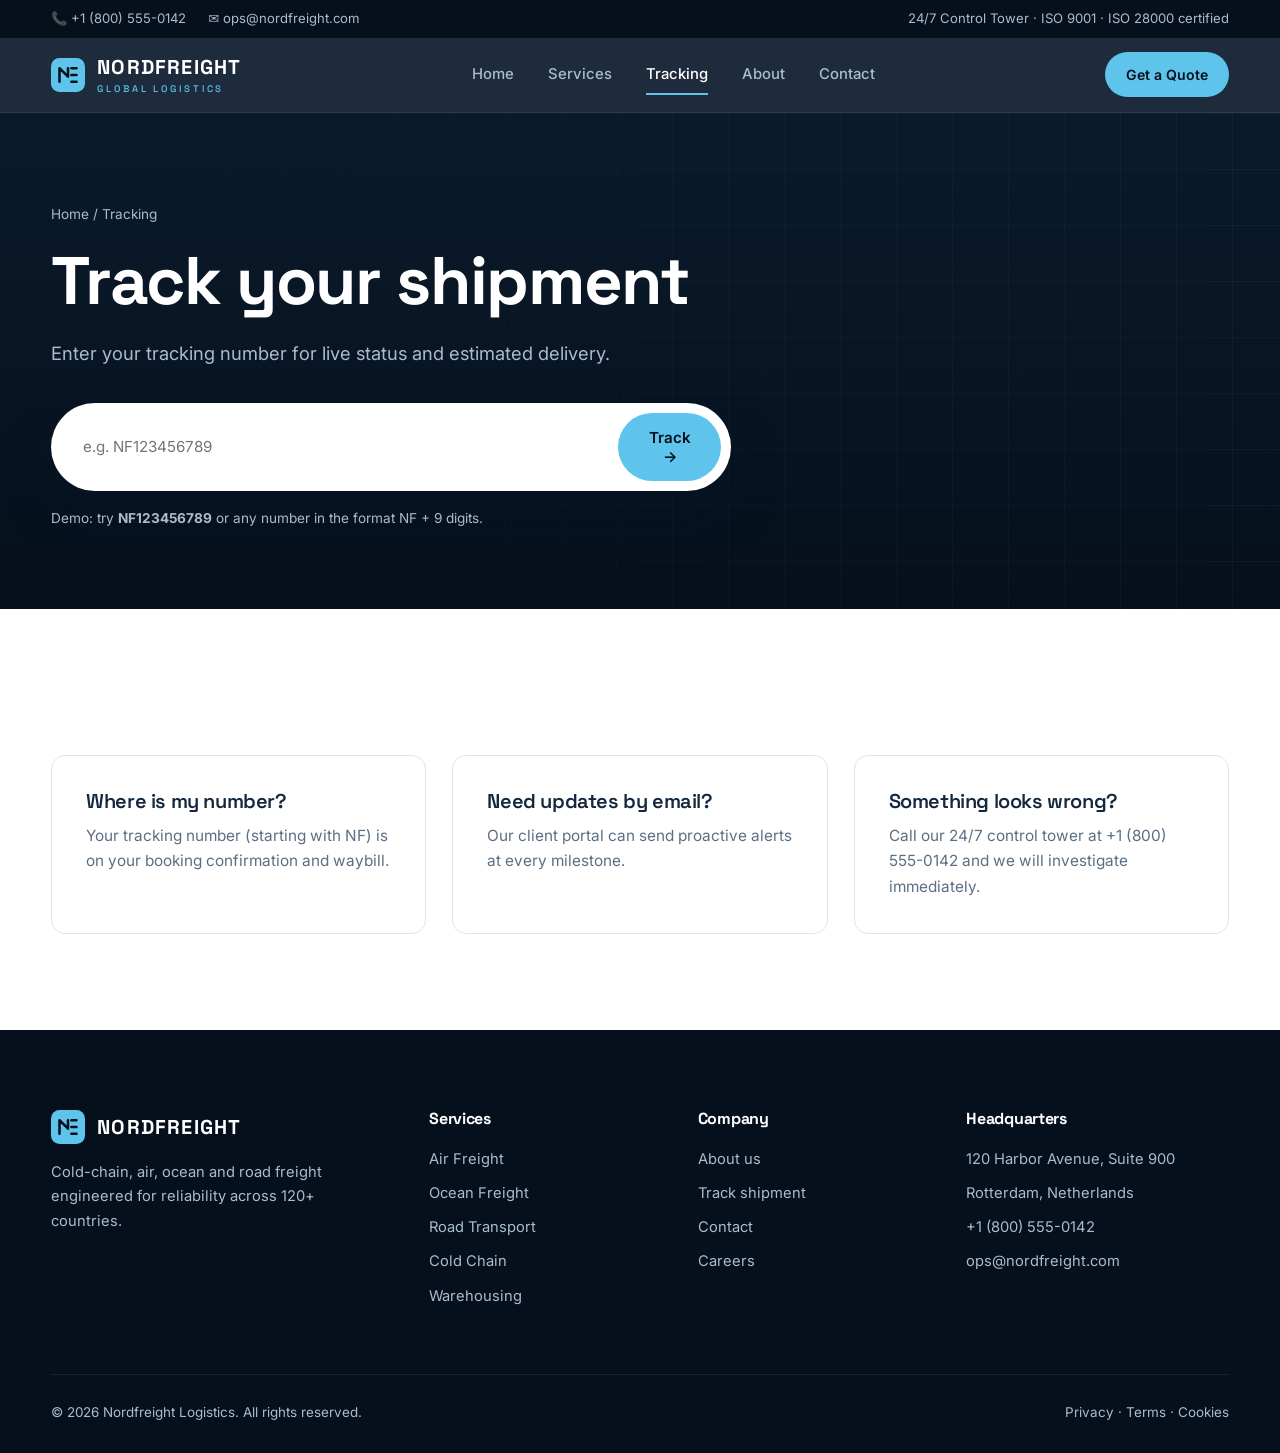
<file: tracking.html>
<!DOCTYPE html>
<html lang="en">
<head>
<meta charset="UTF-8">
<meta name="viewport" content="width=device-width,initial-scale=1">
<title>Track Shipment — Nordfreight Logistics</title>
<link rel="preconnect" href="https://fonts.googleapis.com">
<link rel="preconnect" href="https://fonts.gstatic.com" crossorigin>
<link href="https://fonts.googleapis.com/css2?family=Inter:wght@400;500;600&family=Space+Grotesk:wght@500;600;700&display=swap" rel="stylesheet">
<link rel="stylesheet" href="style.css">
</head>
<body>
<div id="site-header"></div>

<section class="page-hero">
  <div class="container">
    <div class="crumbs"><a href="index.html">Home</a> / Tracking</div>
    <h1>Track your shipment</h1>
    <p class="lead" style="margin-bottom:34px">Enter your tracking number for live status and estimated delivery.</p>
    <form class="track-box" id="trackForm" novalidate>
      <input id="trackId" type="text" placeholder="e.g. NF123456789" aria-label="Tracking number" autocomplete="off">
      <button class="btn btn-primary" type="submit">Track →</button>
    </form>
    <div id="trackMsg" class="alert" style="max-width:680px"></div>
    <p style="margin-top:16px;color:var(--steel-300);font-size:.85rem">Demo: try <b>NF123456789</b> or any number in the format NF + 9 digits.</p>
  </div>
</section>

<section class="section">
  <div class="container">
    <div class="result" id="trackResult">
      <div class="form-card">
        <span class="eyebrow">Shipment</span>
        <h2 id="rId" style="margin-bottom:6px"></h2>
        <p class="muted">Current status: <b id="rStatus" style="color:var(--navy-800)"></b></p>
        <div class="progress"><i id="rBar" style="width:0"></i></div>
        <div class="meta-grid">
          <div><small>Origin</small><b>Rotterdam, NL</b></div>
          <div><small>Destination</small><b>New York, US</b></div>
          <div><small>Service</small><b>Ocean · Reefer</b></div>
          <div><small>Estimated delivery</small><b id="rEta"></b></div>
        </div>
        <h3 style="margin:30px 0 20px">Shipment history</h3>
        <div class="timeline" id="rTimeline"></div>
      </div>
    </div>

    <div class="grid grid-3" style="margin-top:50px">
      <div class="card reveal"><h3>Where is my number?</h3><p>Your tracking number (starting with NF) is on your booking confirmation and waybill.</p></div>
      <div class="card reveal"><h3>Need updates by email?</h3><p>Our client portal can send proactive alerts at every milestone.</p></div>
      <div class="card reveal"><h3>Something looks wrong?</h3><p>Call our 24/7 control tower at +1 (800) 555-0142 and we will investigate immediately.</p></div>
    </div>
  </div>
</section>

<div id="site-footer"></div>
<script src="main.js"></script>
</body>
</html>
</file>
<file: style.css>
/* ==========================================================
   NORDFREIGHT — Logistics Website
   Cold palette: deep navy, steel, ice blue
   ========================================================== */
:root{
  --navy-950:#06101c;
  --navy-900:#0a1a2c;
  --navy-800:#0f2740;
  --navy-700:#163754;
  --steel-500:#5b7794;
  --steel-300:#a9bccf;
  --ice-400:#5fc4ec;
  --ice-300:#8ed8f4;
  --ice-100:#e6f6fd;
  --frost:#f4f8fb;
  --white:#fff;
  --text:#14283d;
  --muted:#5b6f84;
  --line:#dbe5ee;
  --radius:14px;
  --shadow:0 10px 30px rgba(10,26,44,.10);
  --shadow-lg:0 24px 60px rgba(10,26,44,.18);
  --font:'Inter',system-ui,-apple-system,Segoe UI,Roboto,sans-serif;
  --font-display:'Space Grotesk','Inter',system-ui,sans-serif;
}
*{box-sizing:border-box;margin:0;padding:0}
html{scroll-behavior:smooth}
body{font-family:var(--font);color:var(--text);background:var(--white);line-height:1.65;-webkit-font-smoothing:antialiased}
img,svg{max-width:100%;display:block}
a{color:inherit;text-decoration:none}
ul{list-style:none}
.container{width:min(1180px,92%);margin-inline:auto}
h1,h2,h3,h4{font-family:var(--font-display);line-height:1.15;letter-spacing:-.02em}
h1{font-size:clamp(2.4rem,5.5vw,4.2rem);font-weight:700}
h2{font-size:clamp(1.8rem,3.4vw,2.7rem);font-weight:700}
h3{font-size:1.25rem;font-weight:600}
p.lead{font-size:1.15rem;color:var(--muted);max-width:60ch}
.eyebrow{display:inline-block;font-size:.78rem;font-weight:600;letter-spacing:.16em;text-transform:uppercase;color:var(--ice-400);margin-bottom:14px}
.section{padding:96px 0}
.section.alt{background:var(--frost)}
.section.dark{background:var(--navy-900);color:var(--white)}
.section.dark p.lead,.section.dark .muted{color:var(--steel-300)}
.section-head{max-width:720px;margin-bottom:56px}
.section-head.center{margin-inline:auto;text-align:center}
.section-head.center p.lead{margin-inline:auto}
.muted{color:var(--muted)}

/* Buttons */
.btn{display:inline-flex;align-items:center;gap:10px;padding:14px 26px;border-radius:999px;font-weight:600;font-size:.95rem;border:1.5px solid transparent;cursor:pointer;transition:.25s;font-family:inherit}
.btn-primary{background:var(--ice-400);color:var(--navy-950)}
.btn-primary:hover{background:var(--ice-300);transform:translateY(-2px);box-shadow:0 10px 24px rgba(95,196,236,.35)}
.btn-ghost{border-color:rgba(255,255,255,.35);color:var(--white)}
.btn-ghost:hover{background:rgba(255,255,255,.1)}
.btn-dark{background:var(--navy-900);color:var(--white)}
.btn-dark:hover{background:var(--navy-700)}
.btn-sm{padding:10px 20px;font-size:.88rem}

/* Header */
.topbar{background:var(--navy-950);color:var(--steel-300);font-size:.82rem;padding:8px 0}
.topbar .container{display:flex;justify-content:space-between;gap:20px;flex-wrap:wrap}
.topbar span{margin-right:22px}
.site-header{position:sticky;top:0;z-index:100;background:rgba(10,26,44,.92);backdrop-filter:blur(14px);border-bottom:1px solid rgba(255,255,255,.07)}
.nav{display:flex;align-items:center;justify-content:space-between;height:74px;gap:24px}
.brand{display:flex;align-items:center;gap:12px;font-family:var(--font-display);font-weight:700;font-size:1.25rem;color:var(--white);letter-spacing:.06em}
.brand svg{width:34px;height:34px}
.brand small{display:block;font-size:.6rem;letter-spacing:.3em;color:var(--ice-400);font-weight:500;margin-top:-2px}
.nav-links{display:flex;gap:34px}
.nav-links a{color:var(--steel-300);font-size:.93rem;font-weight:500;transition:.2s;position:relative;padding:6px 0}
.nav-links a:hover,.nav-links a.active{color:var(--white)}
.nav-links a.active::after{content:"";position:absolute;left:0;right:0;bottom:-2px;height:2px;background:var(--ice-400)}
.burger{display:none;background:none;border:0;cursor:pointer;width:32px;height:24px;position:relative}
.burger span,.burger::before,.burger::after{content:"";position:absolute;left:0;width:100%;height:2px;background:var(--white);transition:.3s}
.burger::before{top:2px}.burger span{top:11px}.burger::after{bottom:2px}
.burger.open::before{transform:translateY(9px) rotate(45deg)}
.burger.open span{opacity:0}
.burger.open::after{transform:translateY(-9px) rotate(-45deg)}

/* Hero */
.hero{position:relative;background:radial-gradient(1200px 600px at 80% -10%,#17517a55,transparent 60%),linear-gradient(180deg,var(--navy-900),var(--navy-950));color:var(--white);overflow:hidden;padding:110px 0 130px}
.hero::before{content:"";position:absolute;inset:0;background-image:linear-gradient(rgba(255,255,255,.035) 1px,transparent 1px),linear-gradient(90deg,rgba(255,255,255,.035) 1px,transparent 1px);background-size:56px 56px;mask-image:radial-gradient(ellipse at 70% 40%,#000 20%,transparent 75%)}
.hero .container{position:relative;display:grid;grid-template-columns:1.1fr .9fr;gap:60px;align-items:center}
.hero h1 span{color:var(--ice-400)}
.hero p.lead{color:var(--steel-300);margin:24px 0 36px}
.hero-cta{display:flex;gap:14px;flex-wrap:wrap}
.hero-badges{display:flex;gap:28px;margin-top:48px;flex-wrap:wrap;color:var(--steel-300);font-size:.88rem}
.hero-badges div{display:flex;align-items:center;gap:8px}
.hero-badges svg{width:18px;height:18px;color:var(--ice-400)}
.hero-visual{position:relative}
.map-card{background:linear-gradient(160deg,rgba(255,255,255,.07),rgba(255,255,255,.02));border:1px solid rgba(255,255,255,.12);border-radius:22px;padding:26px;box-shadow:var(--shadow-lg);backdrop-filter:blur(6px)}
.map-card svg{width:100%;height:auto}
.route{stroke-dasharray:6 7;animation:dash 22s linear infinite}
@keyframes dash{to{stroke-dashoffset:-400}}
.pulse{animation:pulse 2.4s ease-out infinite;transform-origin:center;transform-box:fill-box}
@keyframes pulse{0%{transform:scale(.6);opacity:.9}100%{transform:scale(2.6);opacity:0}}
.float-chip{position:absolute;background:var(--white);color:var(--text);border-radius:12px;padding:12px 16px;box-shadow:var(--shadow-lg);font-size:.82rem;display:flex;gap:10px;align-items:center}
.float-chip b{display:block;font-family:var(--font-display);font-size:1rem}
.float-chip .dot{width:10px;height:10px;border-radius:50%;background:#3ccf91;box-shadow:0 0 0 4px #3ccf9133}
.chip-a{left:-28px;bottom:36px}
.chip-b{right:-14px;top:-18px}

/* Stats */
.stats{margin-top:-64px;position:relative;z-index:5}
.stats-grid{background:var(--white);border-radius:var(--radius);box-shadow:var(--shadow-lg);display:grid;grid-template-columns:repeat(4,1fr);padding:38px 20px}
.stat{text-align:center;padding:0 12px;border-right:1px solid var(--line)}
.stat:last-child{border:0}
.stat strong{display:block;font-family:var(--font-display);font-size:2.5rem;color:var(--navy-800)}
.stat span{color:var(--muted);font-size:.9rem}

/* Cards */
.grid{display:grid;gap:26px}
.grid-3{grid-template-columns:repeat(3,1fr)}
.grid-2{grid-template-columns:repeat(2,1fr)}
.grid-4{grid-template-columns:repeat(4,1fr)}
.card{background:var(--white);border:1px solid var(--line);border-radius:var(--radius);padding:34px;transition:.3s;position:relative}
.card:hover{transform:translateY(-6px);box-shadow:var(--shadow);border-color:var(--ice-300)}
.icon-box{width:56px;height:56px;border-radius:14px;background:var(--ice-100);color:var(--navy-800);display:grid;place-items:center;margin-bottom:22px}
.icon-box svg{width:28px;height:28px}
.card h3{margin-bottom:10px}
.card p{color:var(--muted);font-size:.96rem}
.card .more{display:inline-flex;gap:6px;margin-top:18px;color:var(--navy-700);font-weight:600;font-size:.9rem}
.card .more:hover{color:var(--ice-400)}
.dark .card{background:var(--navy-800);border-color:rgba(255,255,255,.08)}
.dark .card p{color:var(--steel-300)}
.dark .icon-box{background:rgba(95,196,236,.12);color:var(--ice-400)}

/* Split */
.split{display:grid;grid-template-columns:1fr 1fr;gap:70px;align-items:center}
.visual-panel{border-radius:22px;background:linear-gradient(145deg,var(--navy-800),var(--navy-950));padding:34px;color:var(--white);box-shadow:var(--shadow-lg);position:relative;overflow:hidden}
.visual-panel::after{content:"";position:absolute;width:300px;height:300px;right:-100px;top:-100px;background:radial-gradient(circle,rgba(95,196,236,.3),transparent 70%)}
.checklist li{display:flex;gap:12px;margin:14px 0;color:var(--muted)}
.checklist svg{flex:none;width:22px;height:22px;color:var(--ice-400);margin-top:3px}
.dark .checklist li{color:var(--steel-300)}

/* Process */
.steps{counter-reset:s;display:grid;grid-template-columns:repeat(4,1fr);gap:26px}
.step{position:relative;padding-top:58px}
.step::before{counter-increment:s;content:"0" counter(s);position:absolute;top:0;font-family:var(--font-display);font-size:2.6rem;font-weight:700;color:var(--ice-400);opacity:.9}
.step h3{margin-bottom:8px}
.step p{color:var(--steel-300);font-size:.94rem}

/* Industries / logos */
.logos{display:flex;flex-wrap:wrap;justify-content:space-between;gap:30px;opacity:.65;align-items:center}
.logos span{font-family:var(--font-display);font-weight:700;font-size:1.35rem;letter-spacing:.08em;color:var(--steel-500)}

/* Testimonial */
.quote{font-family:var(--font-display);font-size:clamp(1.3rem,2.4vw,1.9rem);line-height:1.4;max-width:860px;margin:0 auto 26px;text-align:center}
.quote-by{text-align:center;color:var(--steel-300)}
.quote-by b{color:var(--white);display:block}

/* CTA */
.cta{background:linear-gradient(120deg,var(--navy-800),var(--navy-950));color:var(--white);border-radius:24px;padding:64px;display:flex;justify-content:space-between;align-items:center;gap:30px;flex-wrap:wrap;position:relative;overflow:hidden}
.cta::after{content:"";position:absolute;right:-80px;top:-80px;width:340px;height:340px;background:radial-gradient(circle,rgba(95,196,236,.35),transparent 70%)}
.cta h2{max-width:560px;position:relative;z-index:1}
.cta .btn{position:relative;z-index:1}

/* Page hero */
.page-hero{background:linear-gradient(180deg,var(--navy-900),var(--navy-950));color:var(--white);padding:90px 0 80px;position:relative;overflow:hidden}
.page-hero::before{content:"";position:absolute;inset:0;background-image:linear-gradient(rgba(255,255,255,.035) 1px,transparent 1px),linear-gradient(90deg,rgba(255,255,255,.035) 1px,transparent 1px);background-size:56px 56px;mask-image:linear-gradient(90deg,transparent,#000)}
.page-hero .container{position:relative}
.page-hero p.lead{color:var(--steel-300);margin-top:18px}
.crumbs{font-size:.85rem;color:var(--steel-300);margin-bottom:18px}
.crumbs a:hover{color:var(--ice-400)}

/* Forms */
.form-card{background:var(--white);border:1px solid var(--line);border-radius:var(--radius);padding:38px;box-shadow:var(--shadow)}
.form-grid{display:grid;grid-template-columns:1fr 1fr;gap:18px}
.field{display:flex;flex-direction:column;gap:7px}
.field.full{grid-column:1/-1}
label{font-size:.85rem;font-weight:600;color:var(--navy-800)}
input,select,textarea{font-family:inherit;font-size:.95rem;padding:14px 16px;border:1.5px solid var(--line);border-radius:10px;background:var(--frost);color:var(--text);transition:.2s;width:100%}
input:focus,select:focus,textarea:focus{outline:0;border-color:var(--ice-400);background:var(--white);box-shadow:0 0 0 4px rgba(95,196,236,.18)}
textarea{min-height:130px;resize:vertical}
.field.error input,.field.error select,.field.error textarea{border-color:#e5584b}
.err-msg{color:#e5584b;font-size:.78rem;display:none}
.field.error .err-msg{display:block}
.form-note{font-size:.82rem;color:var(--muted);margin-top:14px}
.alert{display:none;padding:16px 20px;border-radius:10px;margin-top:20px;font-size:.92rem}
.alert.ok{display:block;background:#e5f8ef;color:#12633f;border:1px solid #b3e8cd}
.alert.bad{display:block;background:#fdeceb;color:#a1261b;border:1px solid #f5c2be}

/* Tracking */
.track-box{display:flex;gap:12px;background:var(--white);padding:10px;border-radius:999px;box-shadow:var(--shadow-lg);max-width:680px}
.track-box input{border:0;background:transparent;padding:12px 22px;box-shadow:none!important;border-radius:999px}
.timeline{position:relative;margin-top:10px;padding-left:34px}
.timeline::before{content:"";position:absolute;left:11px;top:6px;bottom:6px;width:2px;background:var(--line)}
.tl-item{position:relative;padding:0 0 28px}
.tl-item::before{content:"";position:absolute;left:-33px;top:4px;width:16px;height:16px;border-radius:50%;background:var(--white);border:3px solid var(--steel-300)}
.tl-item.done::before{background:var(--ice-400);border-color:var(--ice-400)}
.tl-item.now::before{border-color:var(--ice-400);box-shadow:0 0 0 6px rgba(95,196,236,.25)}
.tl-item h4{font-size:1rem}
.tl-item small{color:var(--muted)}
.progress{height:8px;background:var(--line);border-radius:99px;overflow:hidden;margin:18px 0 6px}
.progress i{display:block;height:100%;background:linear-gradient(90deg,var(--ice-400),var(--ice-300));border-radius:99px;transition:width 1s}
.result{display:none;margin-top:44px}
.result.show{display:block;animation:fade .5s}
@keyframes fade{from{opacity:0;transform:translateY(10px)}to{opacity:1}}
.meta-grid{display:grid;grid-template-columns:repeat(4,1fr);gap:18px;margin:26px 0}
.meta-grid div{background:var(--frost);padding:16px 18px;border-radius:12px}
.meta-grid small{display:block;color:var(--muted);font-size:.75rem;text-transform:uppercase;letter-spacing:.08em}
.meta-grid b{font-family:var(--font-display)}

/* Team */
.avatar{width:84px;height:84px;border-radius:50%;background:linear-gradient(135deg,var(--navy-700),var(--ice-400));margin-bottom:18px;display:grid;place-items:center;color:var(--white);font-family:var(--font-display);font-weight:700;font-size:1.5rem}

/* Footer */
.site-footer{background:var(--navy-950);color:var(--steel-300);padding:80px 0 30px}
.foot-grid{display:grid;grid-template-columns:1.5fr 1fr 1fr 1.2fr;gap:50px;margin-bottom:56px}
.site-footer h4{color:var(--white);font-size:1rem;margin-bottom:18px}
.site-footer li{margin:10px 0;font-size:.92rem}
.site-footer a:hover{color:var(--ice-400)}
.site-footer p{font-size:.92rem;margin-top:16px;max-width:34ch}
.foot-bottom{border-top:1px solid rgba(255,255,255,.08);padding-top:26px;display:flex;justify-content:space-between;flex-wrap:wrap;gap:12px;font-size:.84rem}

/* Reveal */
.reveal{opacity:0;transform:translateY(26px);transition:.8s cubic-bezier(.2,.7,.2,1)}
.reveal.in{opacity:1;transform:none}

/* Responsive */
@media(max-width:1000px){
  .hero .container,.split{grid-template-columns:1fr}
  .grid-3,.grid-4,.steps{grid-template-columns:repeat(2,1fr)}
  .stats-grid{grid-template-columns:repeat(2,1fr);row-gap:28px}
  .stat:nth-child(2){border:0}
  .foot-grid{grid-template-columns:1fr 1fr}
  .chip-a{left:10px}.chip-b{right:10px}
  .meta-grid{grid-template-columns:repeat(2,1fr)}
}
@media(max-width:760px){
  .burger{display:block}
  .nav-links{position:fixed;inset:74px 0 auto 0;background:var(--navy-900);flex-direction:column;gap:0;padding:10px 6%;border-bottom:1px solid rgba(255,255,255,.1);transform:translateY(-120%);transition:.35s;z-index:-1}
  .nav-links.open{transform:none}
  .nav-links a{padding:16px 0;border-bottom:1px solid rgba(255,255,255,.06)}
  .nav .btn{display:none}
  .section{padding:70px 0}
  .grid-3,.grid-2,.grid-4,.steps,.form-grid,.foot-grid{grid-template-columns:1fr}
  .cta{padding:40px 28px}
  .topbar .container div:last-child{display:none}
  .track-box{flex-direction:column;border-radius:20px}
  .hero{padding:70px 0 100px}
}
@media(prefers-reduced-motion:reduce){*{animation:none!important;transition:none!important}.reveal{opacity:1;transform:none}}
</file>
